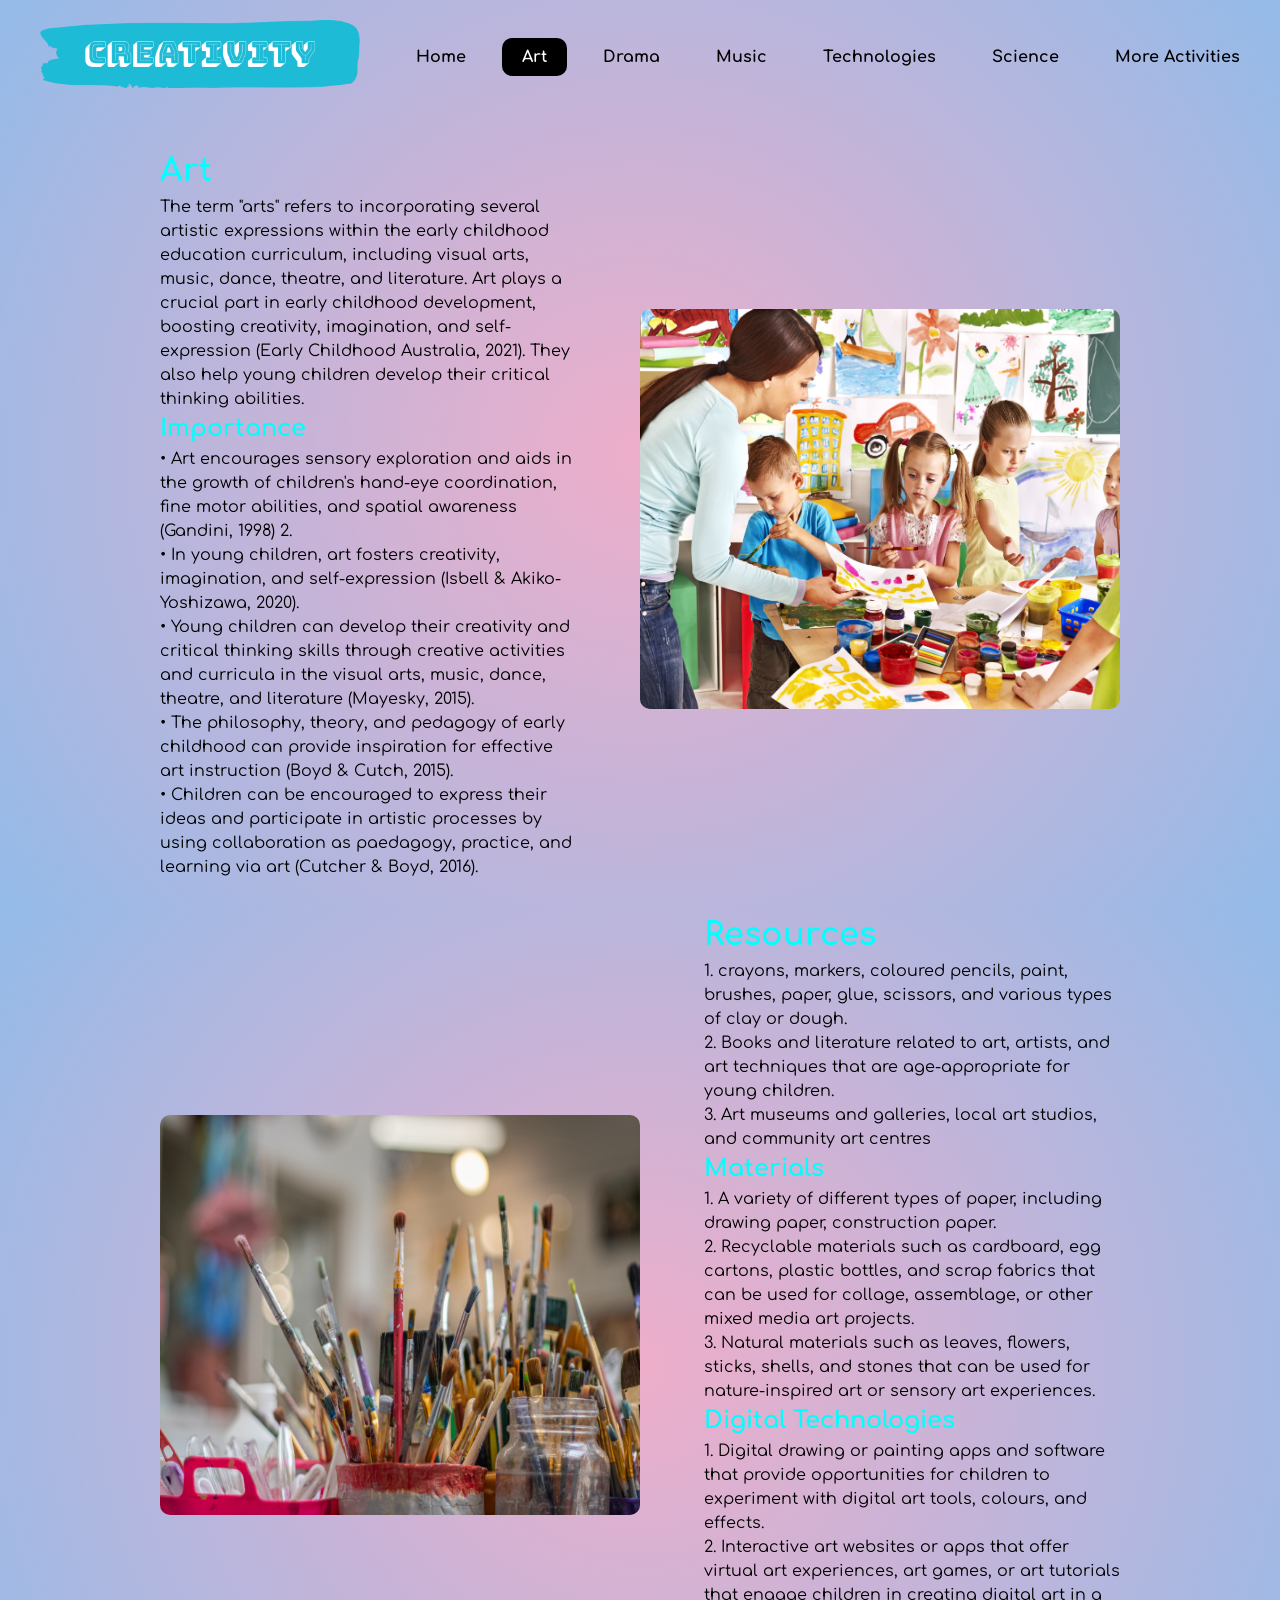
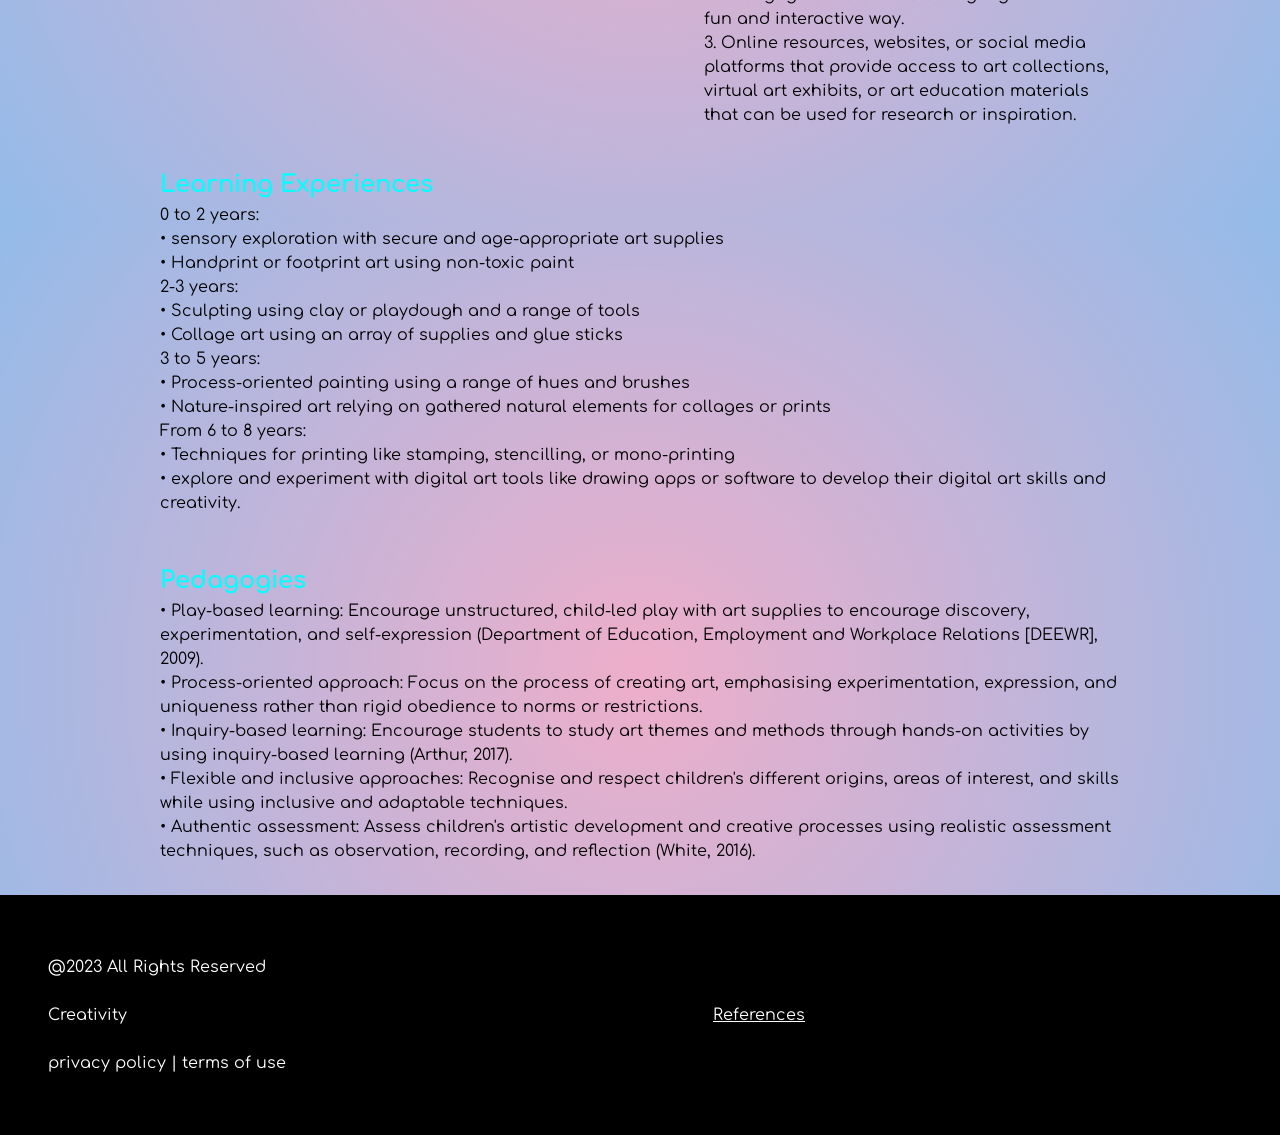
<file: childcare website/art.html>
<!DOCTYPE html>
<html lang="en">
<head>
    <meta charset="UTF-8">
    <meta http-equiv="X-UA-Compatible" content="IE=edge">
    <meta name="viewport" content="width=device-width, initial-scale=1.0">
    <title>Document</title>
    <link rel="stylesheet" href="art2.css">
</head>
<body>
    <nav>
        <div class="headers">
            <!-- <i class="fa-solid fa-child" style="color: #ffea00; font-size: 1.5rem; margin-bottom: 5px; cursor: pointer;"></i> -->
            <a href="index.html"><img id="logo" style="width: 20rem;" src="./images/logo-no-background.png" alt=""></a>
        </div>
        <ul id="nav-list" class="nav-bar">
            <!-- <i class="fa-solid fa-user"></i> -->
            <li><a class="link" href="index.html">Home</a></li>
            <li><a class="link active" href="art.html">Art</a></li>
            <li><a class="link" href="drama.html">Drama</a></li>
            <!-- <li><a class="link" href="contact.html">Puppetry</a></li> -->
            <li><a class="link" href="music.html">Music</a></li>
            <li><a class="link" href="tech.html">Technologies</a></li>
            <li><a class="link" href="science.html">Science</a></li>
            <li><a class="link" href="category.html">More Activities</a></li>
        </ul>
        <!-- <i  id="menu" class="fa-solid fa-bars"></i> -->
    </nav>
    <div class="first-container">
        <div class="first-content">
            <h1>Art</h1>
            <p>The term "arts" refers to incorporating several artistic expressions within the early childhood education curriculum, including visual arts, music, dance, theatre, and literature. Art plays a crucial part in early childhood development, boosting creativity, imagination, and self-expression (Early Childhood Australia, 2021). They also help young children develop their critical thinking abilities.</p>
            <h2>Importance</h2>
            <p>
                •	Art encourages sensory exploration and aids in the growth of children's hand-eye coordination, fine motor abilities, and spatial awareness (Gandini, 1998) 2. <br>
                •	In young children, art fosters creativity, imagination, and self-expression (Isbell & Akiko-Yoshizawa, 2020). <br>
                •	Young children can develop their creativity and critical thinking skills through creative activities and curricula in the visual arts, music, dance, theatre, and literature (Mayesky, 2015). <br>
                •	The philosophy, theory, and pedagogy of early childhood can provide inspiration for effective art instruction (Boyd & Cutch, 2015). <br>
                •	Children can be encouraged to express their ideas and participate in artistic processes by using collaboration as paedagogy, practice, and learning via art (Cutcher & Boyd, 2016). <br>
            </p>
        </div>
        <div class="img">
            <img style=" border-radius: 10px; width:30rem; height: 25rem;" src="./images/painting1.jpg" alt="">
        </div>
    </div>
    <div class="second-container">
        <div class="img">
            <img style="width:30rem; height: 25rem;" src="images/pic.jpg" alt="">
        </div>
        <div>
            <h1>Resources</h1>
            <p>
                1.	crayons, markers, coloured pencils, paint, brushes, paper, glue, scissors, and various types of clay or dough. <br>
2.	Books and literature related to art, artists, and art techniques that are age-appropriate for young children. <br>
3. Art museums and galleries, local art studios, and community art centres <br>
            </p>
            <h2>Materials</h2>
            <p>1.	A variety of different types of paper, including drawing paper, construction paper. <br>
                2.	Recyclable materials such as cardboard, egg cartons, plastic bottles, and scrap fabrics that can be used for collage, assemblage, or other mixed media art projects. <br>
                3.	Natural materials such as leaves, flowers, sticks, shells, and stones that can be used for nature-inspired art or sensory art experiences.</p>
                <h2>Digital Technologies</h2>
                <p>1.	Digital drawing or painting apps and software that provide opportunities for children to experiment with digital art tools, colours, and effects. <br>
                    2.	Interactive art websites or apps that offer virtual art experiences, art games, or art tutorials that engage children in creating digital art in a fun and interactive way. <br>
                    3.	Online resources, websites, or social media platforms that provide access to art collections, virtual art exhibits, or art education materials that can be used for research or inspiration.</p>
        </div>
    </div>
    <div class="third-container">
        <div>

            <h2>Learning Experiences</h2>
            <p>
                0 to 2 years: <br>
                •	sensory exploration with secure and age-appropriate art supplies <br>
                •	Handprint or footprint art using non-toxic paint <br>
                
                2-3 years: <br>
                •	Sculpting using clay or playdough and a range of tools <br>
                •	Collage art using an array of supplies and glue sticks <br>
                
                3 to 5 years: <br>
                •	Process-oriented painting using a range of hues and brushes <br>
                •	Nature-inspired art relying on gathered natural elements for collages or prints <br>
                
                From 6 to 8 years: <br>
                •	Techniques for printing like stamping, stencilling, or mono-printing <br>
                •	explore and experiment with digital art tools like drawing apps or software to develop their digital art skills and creativity.
            </p>
        </div>
        <div>
            <h2>Pedagogies</h2>
                <p>
                    • Play-based learning: Encourage unstructured, child-led play with art supplies to encourage discovery, experimentation, and self-expression (Department of Education, Employment and Workplace Relations [DEEWR], 2009). <br>
                    
                    • Process-oriented approach: Focus on the process of creating art, emphasising experimentation, expression, and uniqueness rather than rigid obedience to norms or restrictions. <br>
                    
                    • Inquiry-based learning: Encourage students to study art themes and methods through hands-on activities by using inquiry-based learning (Arthur, 2017). <br>
                    
                    • Flexible and inclusive approaches: Recognise and respect children's different origins, areas of interest, and skills while using inclusive and adaptable techniques. <br>
                    
                    • Authentic assessment: Assess children's artistic development and creative processes using realistic assessment techniques, such as observation, recording, and reflection (White, 2016).
        </div>
    </div>
    <footer>
        <div class="footer-left">
            @2023 All Rights Reserved <br>
            Creativity <br>
            privacy policy | terms of use <br>
        </div>
        <div class="footer-center">
            <a href="references.html">References</a>
        </div>
        <div class="footer-right">
           
        </div>    
    </footer>
</body>
</html>
</file>
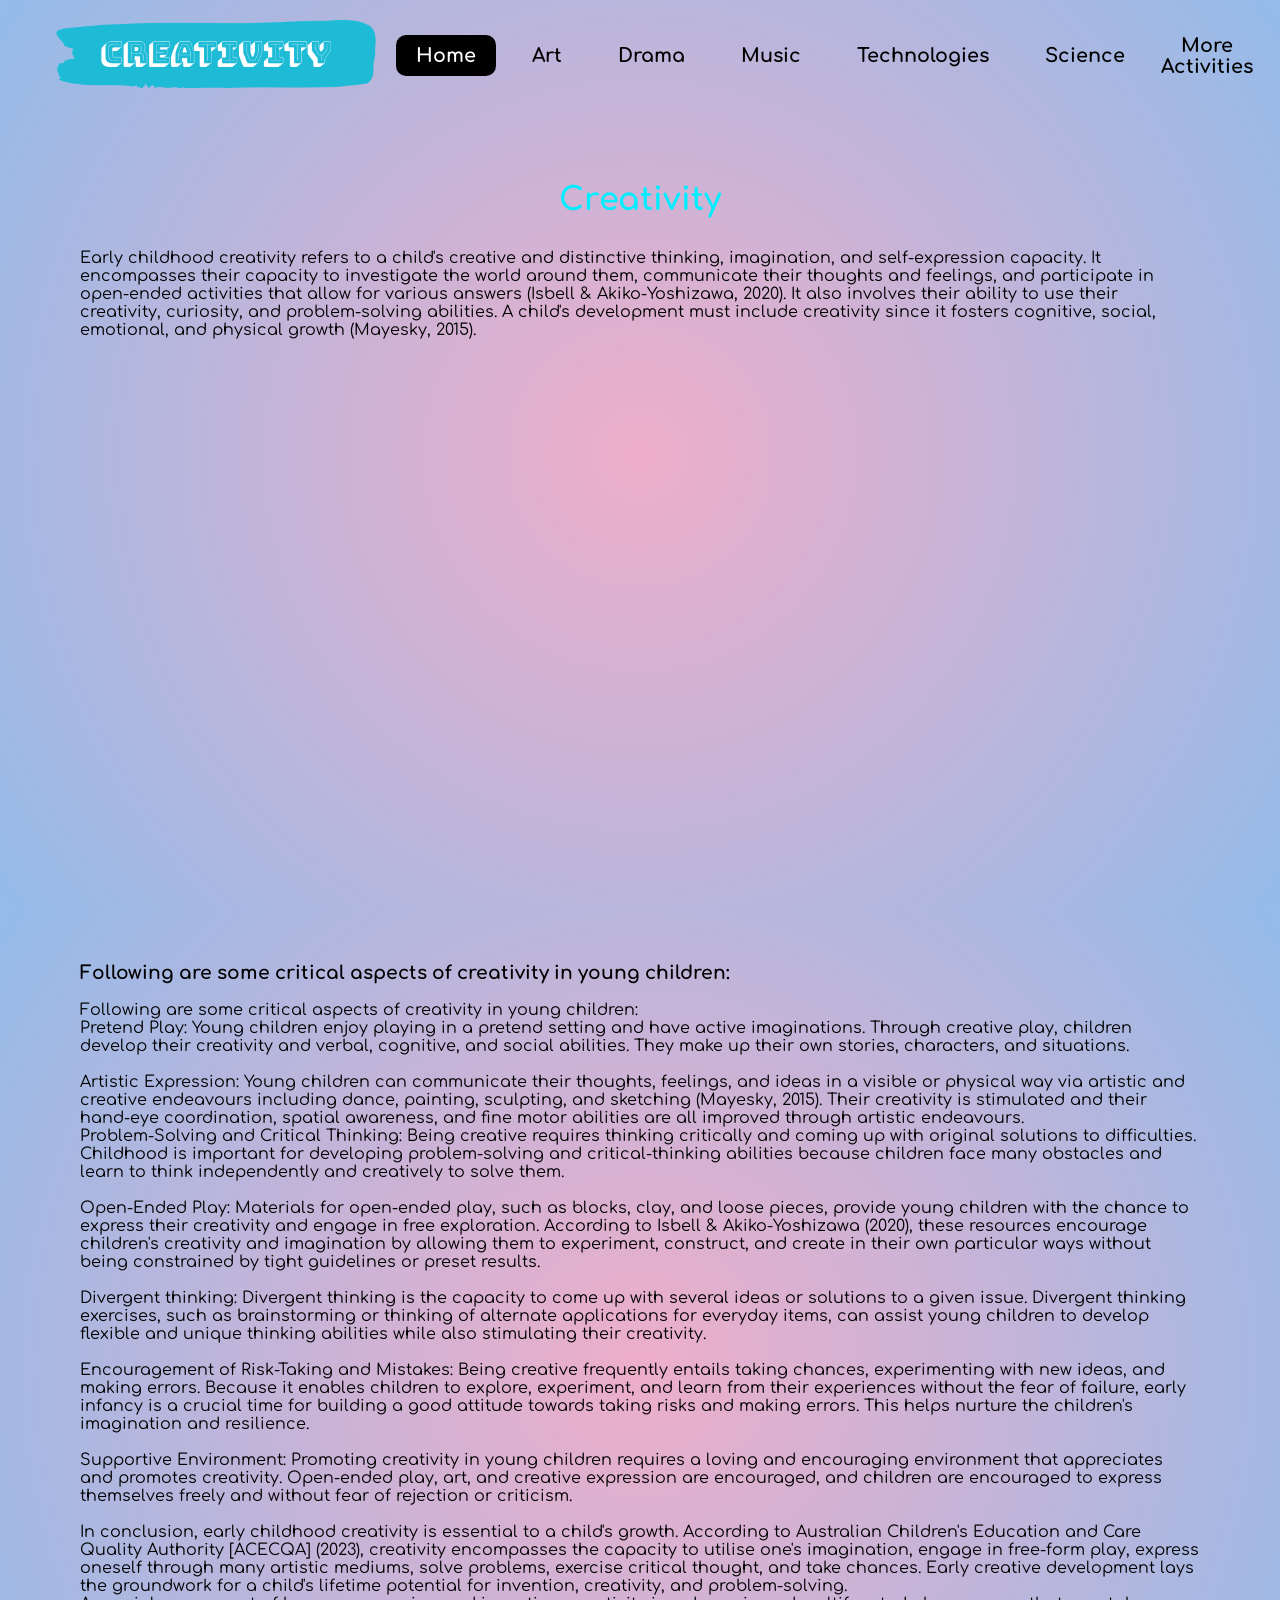
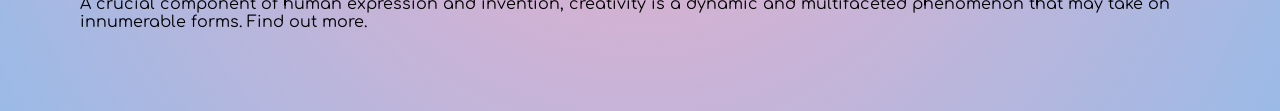
<file: childcare website/creativity.html>
<!DOCTYPE html>
<html lang="en">
<head>
    <meta charset="UTF-8">
    <meta http-equiv="X-UA-Compatible" content="IE=edge">
    <meta name="viewport" content="width=device-width, initial-scale=1.0">
    <link rel="stylesheet" href="style.css">
    <title>Document</title>
</head>
<body>
    <nav>
        <div class="headers">
            <i class="fa-solid fa-child" style="color: #ffea00; font-size: 1.5rem; margin-bottom: 5px; cursor: pointer;"></i>
            <a href="index.html"><img id="logo" style="width: 20rem;" src="./images/logo-no-background.png" alt=""></a>        </div>
        <ul id="nav-list" class="nav-bar">
            <!-- <i class="fa-solid fa-user"></i> -->
            <li><a class="link active" href="index.html">Home</a></li>
            <li><a class="link" href="art.html">Art</a></li>
            <li><a class="link" href="drama.html">Drama</a></li>
            <!-- <li><a class="link" href="contact.html">Puppetry</a></li> -->
            <li><a class="link" href="music.html">Music</a></li>
            <li><a class="link" href="tech.html">Technologies</a></li>
            <li><a class="link" href="science.html">Science</a></li>
            <li><a class="link" href="#categories">More Activities</a></li>
        </ul>
        <i id="menu" class="fa-solid fa-bars"></i>
    </nav>
    <div class="main-container">
        <h1>Creativity</h1>
        <p>Early childhood creativity refers to a child's creative and distinctive thinking, imagination, and self-expression capacity. It encompasses their capacity to investigate the world around them, communicate their thoughts and feelings, and participate in open-ended activities that allow for various answers (Isbell & Akiko-Yoshizawa, 2020). It also involves their ability to use their creativity, curiosity, and problem-solving abilities. A child's development must include creativity since it fosters cognitive, social, emotional, and physical growth (Mayesky, 2015). 
        </p>
        <iframe width="600" height="400" src="https://www.youtube.com/embed/X1c3M6upOXA?autoplay=1" title="YouTube video player" frameborder="0" allow="accelerometer; autoplay; clipboard-write; encrypted-media; gyroscope; picture-in-picture; web-share" allowfullscreen></iframe>
    </div>
    <div class="scroll-container">
        <h3>Following are some critical aspects of creativity in young children:</h3> <br>
        <p>
            Following are some critical aspects of creativity in young children: <br>
            
            Pretend Play: Young children enjoy playing in a pretend setting and have active imaginations. Through creative play, children develop their creativity and verbal, cognitive, and social abilities. They make up their own stories, characters, and situations. <br> <br>
            
            Artistic Expression: Young children can communicate their thoughts, feelings, and ideas in a visible or physical way via artistic and creative endeavours including dance, painting, sculpting, and sketching (Mayesky, 2015). Their creativity is stimulated and their hand-eye coordination, spatial awareness, and fine motor abilities are all improved through artistic endeavours. <br>
            Problem-Solving and Critical Thinking: Being creative requires thinking critically and coming up with original solutions to difficulties. Childhood is important for developing problem-solving and critical-thinking abilities because children face many obstacles and learn to think independently and creatively to solve them. <br> <br>
            
            Open-Ended Play: Materials for open-ended play, such as blocks, clay, and loose pieces, provide young children with the chance to express their creativity and engage in free exploration. According to Isbell & Akiko-Yoshizawa (2020), these resources encourage children's creativity and imagination by allowing them to experiment, construct, and create in their own particular ways without being constrained by tight guidelines or preset results. <br> <br>
            
            Divergent thinking: Divergent thinking is the capacity to come up with several ideas or solutions to a given issue. Divergent thinking exercises, such as brainstorming or thinking of alternate applications for everyday items, can assist young children to develop flexible and unique thinking abilities while also stimulating their creativity. <br> <br>
            
            Encouragement of Risk-Taking and Mistakes: Being creative frequently entails taking chances, experimenting with new ideas, and making errors. Because it enables children to explore, experiment, and learn from their experiences without the fear of failure, early infancy is a crucial time for building a good attitude towards taking risks and making errors. This helps nurture the children's imagination and resilience. <br>
            <br>
            Supportive Environment: Promoting creativity in young children requires a loving and encouraging environment that appreciates and promotes creativity. Open-ended play, art, and creative expression are encouraged, and children are encouraged to express themselves freely and without fear of rejection or criticism. <br> <br>
            
            In conclusion, early childhood creativity is essential to a child's growth. According to Australian Children's Education and Care Quality Authority [ACECQA] (2023), creativity encompasses the capacity to utilise one's imagination, engage in free-form play, express oneself through many artistic mediums, solve problems, exercise critical thought, and take chances. Early creative development lays the groundwork for a child's lifetime potential for invention, creativity, and problem-solving. <br>
            A crucial component of human expression and invention, creativity is a dynamic and multifaceted phenomenon that may take on innumerable forms. Find out more.</p>
    </div>

</body>
</html>
</file>
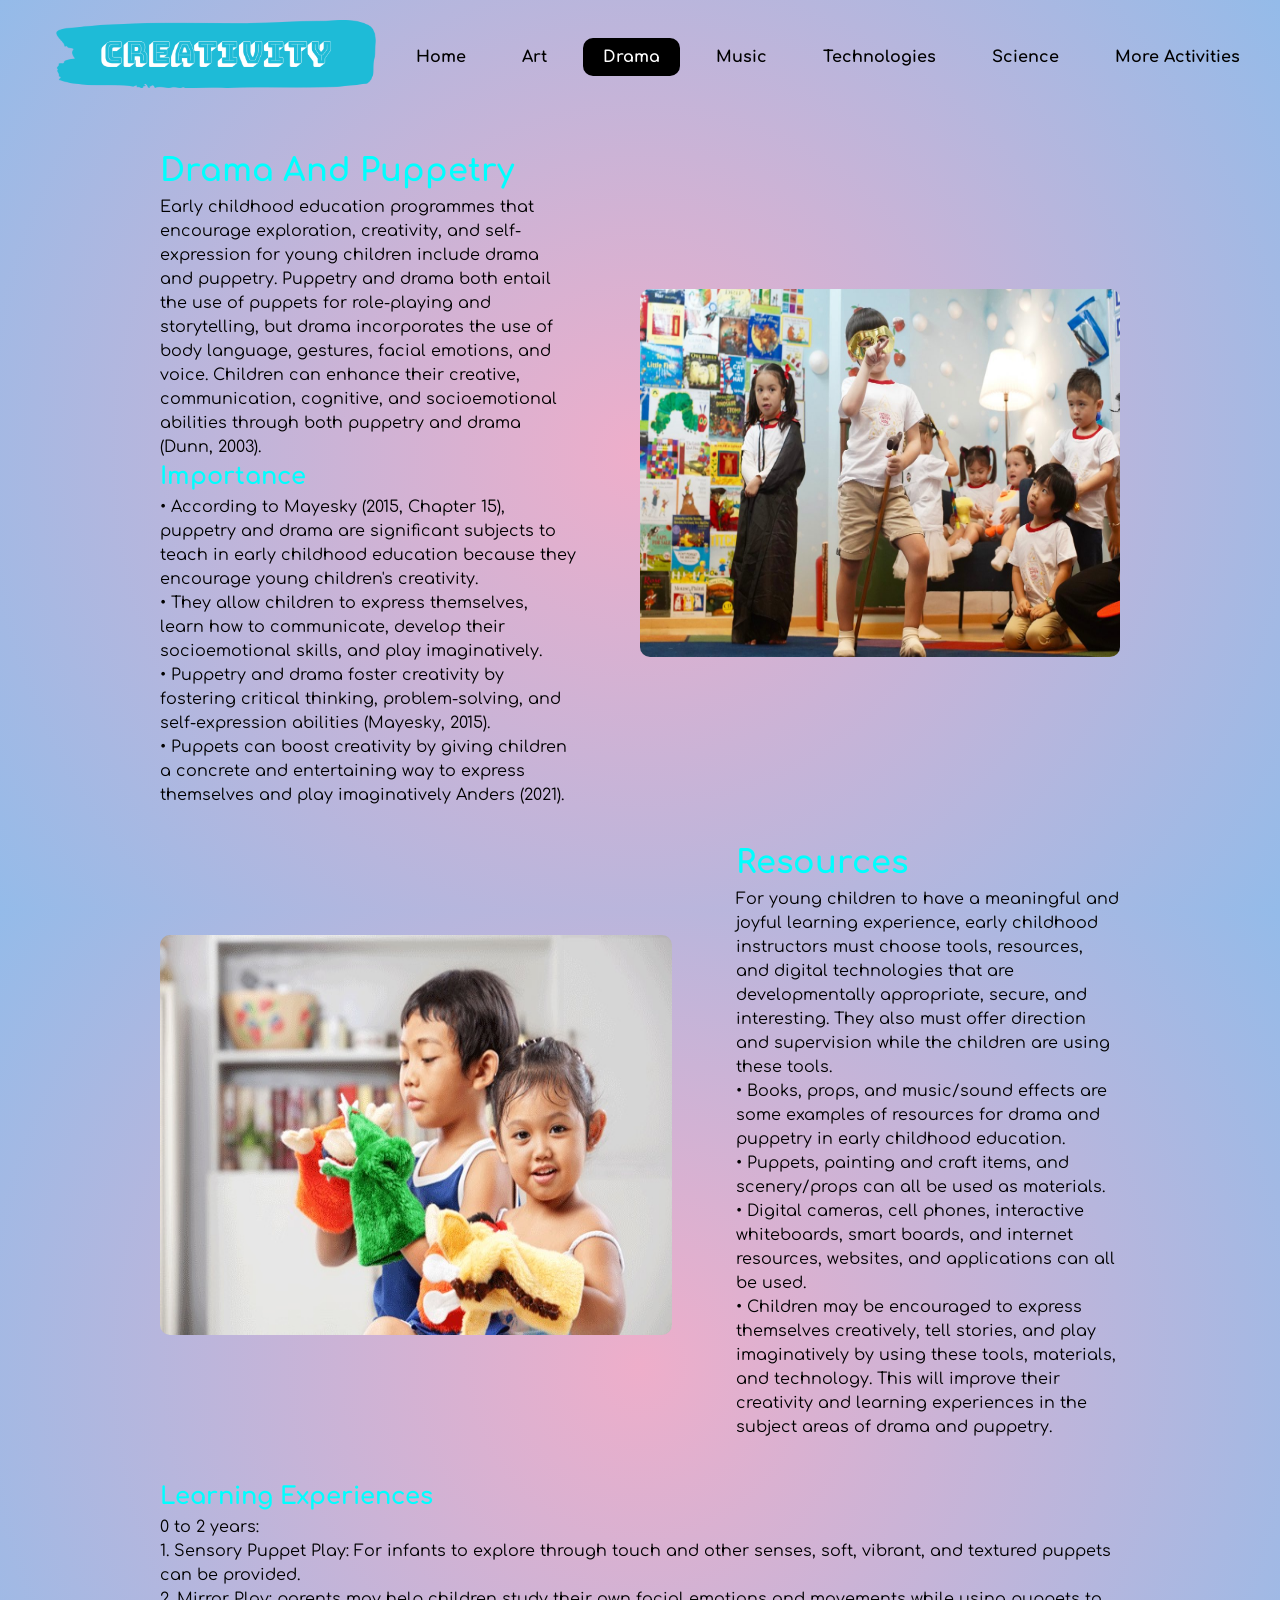
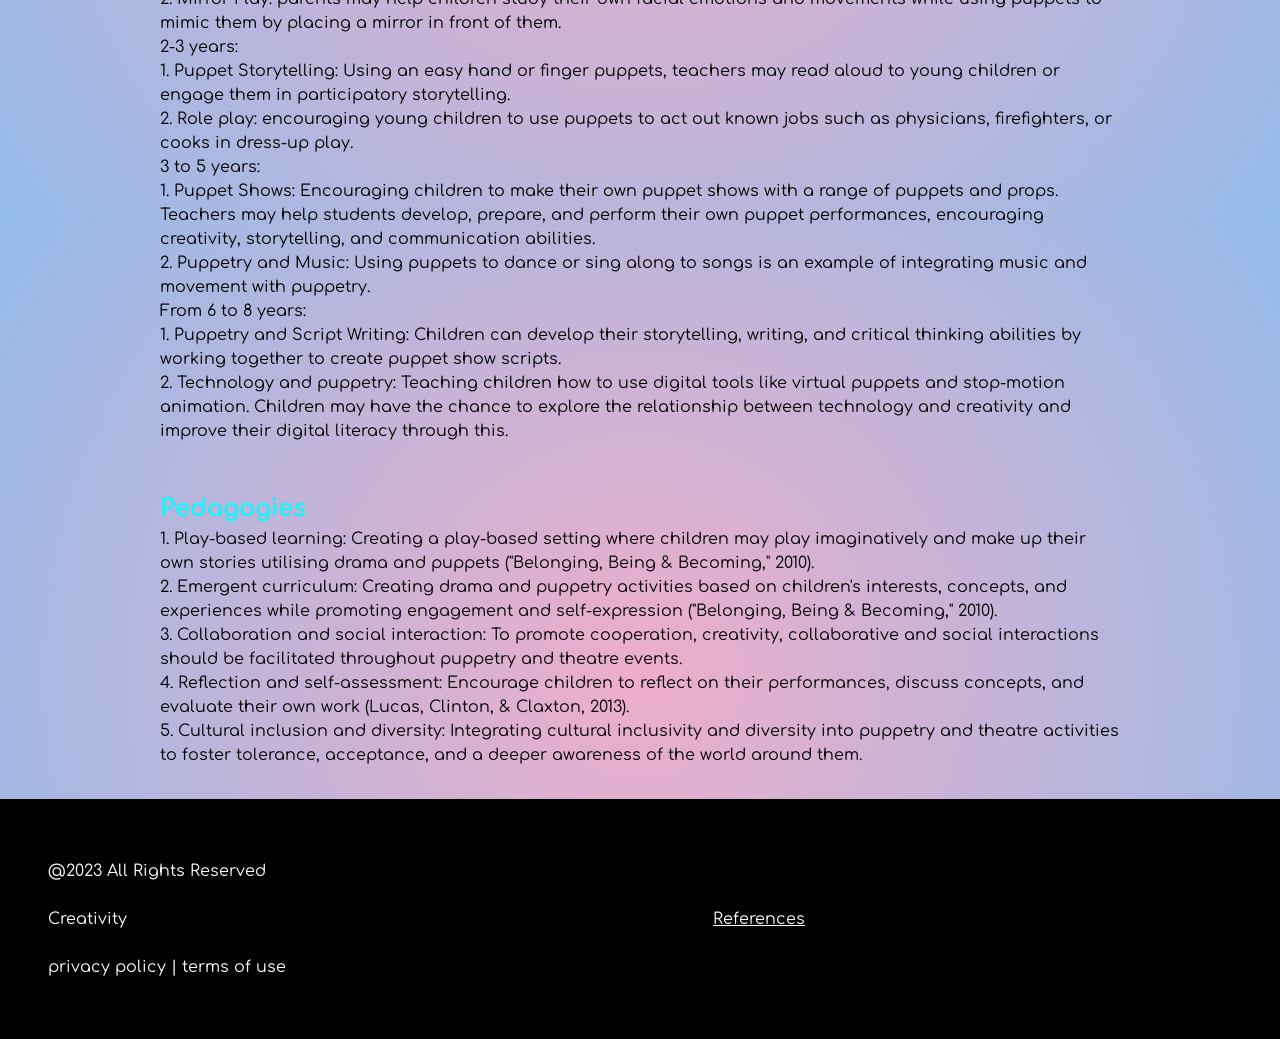
<file: childcare website/drama.html>
<!DOCTYPE html>
<html lang="en">
<head>
    <meta charset="UTF-8">
    <meta http-equiv="X-UA-Compatible" content="IE=edge">
    <meta name="viewport" content="width=device-width, initial-scale=1.0">
    <title>Document</title>
    <link rel="stylesheet" href="art2.css">
</head>
<body>
    <nav>
        <div class="headers">
            <i class="fa-solid fa-child" style="color: #ffea00; font-size: 1.5rem; margin-bottom: 5px; cursor: pointer;"></i>
            <a href="index.html"><img id="logo" style="width: 20rem;" src="./images/logo-no-background.png" alt=""></a>        </div>
        <ul id="nav-list" class="nav-bar">
            <!-- <i class="fa-solid fa-user"></i> -->
            <li><a class="link" href="index.html">Home</a></li>
            <li><a class="link" href="art.html">Art</a></li>
            <li><a class="link active" href="drama.html">Drama</a></li>
            <!-- <li><a class="link" href="contact.html">Puppetry</a></li> -->
            <li><a class="link" href="music.html">Music</a></li>
            <li><a class="link" href="tech.html">Technologies</a></li>
            <li><a class="link" href="science.html">Science</a></li>
            <li><a class="link" href="category.html">More Activities</a></li>
        </ul>
        <!-- <i  id="menu" class="fa-solid fa-bars"></i> -->
    </nav>
    <div class="first-container">
        <div class="first-content">
            <h1>Drama And Puppetry</h1>
            <p>Early childhood education programmes that encourage exploration, creativity, and self-expression for young children include drama and puppetry. Puppetry and drama both entail the use of puppets for role-playing and storytelling, but drama incorporates the use of body language, gestures, facial emotions, and voice. Children can enhance their creative, communication, cognitive, and socioemotional abilities through both puppetry and drama (Dunn, 2003).</p>
            <h2>Importance</h2>
            <p>
                •	According to Mayesky (2015, Chapter 15), puppetry and drama are significant subjects to teach in early childhood education because they encourage young children's creativity. <br>
                •	They allow children to express themselves, learn how to communicate, develop their socioemotional skills, and play imaginatively. <br>
                •	Puppetry and drama foster creativity by fostering critical thinking, problem-solving, and self-expression abilities (Mayesky, 2015). <br>
                •	Puppets can boost creativity by giving children a concrete and entertaining way to express themselves and play imaginatively Anders (2021).
            </p>
        </div>
        <div class="img">
            <img style="width:30rem; height: 23rem;" src="images/cdrama.jpg" alt="">
        </div>
    </div>
    <div class="second-container">
        <div class="img">
            <img style=" border-radius: 10px; width:32rem; height: 25rem;" src="./images/cpupetry2.jpeg" alt="">
        </div>
        <div>
            <h1>Resources</h1>
            <p> For young children to have a meaningful and joyful learning experience, early childhood instructors must choose tools, resources, and digital technologies that are developmentally appropriate, secure, and interesting. They also must offer direction and supervision while the children are using these tools. <br>
                •	Books, props, and music/sound effects are some examples of resources for drama and puppetry in early childhood education. <br>
                •	Puppets, painting and craft items, and scenery/props can all be used as materials. <br>
                •	Digital cameras, cell phones, interactive whiteboards, smart boards, and internet resources, websites, and applications can all be used. <br>
                •	Children may be encouraged to express themselves creatively, tell stories, and play imaginatively by using these tools, materials, and technology. This will improve their creativity and learning experiences in the subject areas of drama and puppetry.
                
            </p>
            
        </div>
    </div>
    <div class="third-container">
        <div>

            <h2>Learning Experiences</h2>
            <p>
                0 to 2 years: <br>
                    1.	Sensory Puppet Play: For infants to explore through touch and other senses, soft, vibrant, and textured puppets can be provided. <br>
                    2.	Mirror Play: parents may help children study their own facial emotions and movements while using puppets to mimic them by placing a mirror in front of them. <br>
                    2-3 years: <br>
                    1.	Puppet Storytelling: Using an easy hand or finger puppets, teachers may read aloud to young children or engage them in participatory storytelling. <br>
                    2.	Role play: encouraging young children to use puppets to act out known jobs such as physicians, firefighters, or cooks in dress-up play. <br>
                    3 to 5 years: <br>
                    1.	Puppet Shows: Encouraging children to make their own puppet shows with a range of puppets and props. Teachers may help students develop, prepare, and perform their own puppet performances, encouraging creativity, storytelling, and communication abilities. <br>
                    2.	Puppetry and Music: Using puppets to dance or sing along to songs is an example of integrating music and movement with puppetry. <br>
                    From 6 to 8 years: <br>
                    1.	Puppetry and Script Writing: Children can develop their storytelling, writing, and critical thinking abilities by working together to create puppet show scripts. <br>
                    2.	Technology and puppetry: Teaching children how to use digital tools like virtual puppets and stop-motion animation. Children may have the chance to explore the relationship between technology and creativity and improve their digital literacy through this. </p>
        </div>
        <div>
            <h2>Pedagogies</h2>
                <p>
                    1. Play-based learning: Creating a play-based setting where children may play imaginatively and make up their own stories utilising drama and puppets ("Belonging, Being & Becoming," 2010). <br>
                    
                    2. Emergent curriculum: Creating drama and puppetry activities based on children's interests, concepts, and experiences while promoting engagement and self-expression ("Belonging, Being & Becoming," 2010). <br>
                    
                    3. Collaboration and social interaction: To promote cooperation, creativity, collaborative and social interactions should be facilitated throughout puppetry and theatre events. <br>
                    
                    4. Reflection and self-assessment: Encourage children to reflect on their performances, discuss concepts, and evaluate their own work (Lucas, Clinton, & Claxton, 2013). <br>
                    
                    5. Cultural inclusion and diversity: Integrating cultural inclusivity and diversity into puppetry and theatre activities to foster tolerance, acceptance, and a deeper awareness of the world around them.
                    </p>
        </div>
    </div>
    <footer>
        <div class="footer-left">
            @2023 All Rights Reserved <br>
            Creativity <br>
            privacy policy | terms of use <br>
        </div>
        <div class="footer-center">
            <a href="references.html">References</a>
        </div>
        <div class="footer-right">
           
        </div>    
    </footer>
</body>
</html>
</file>
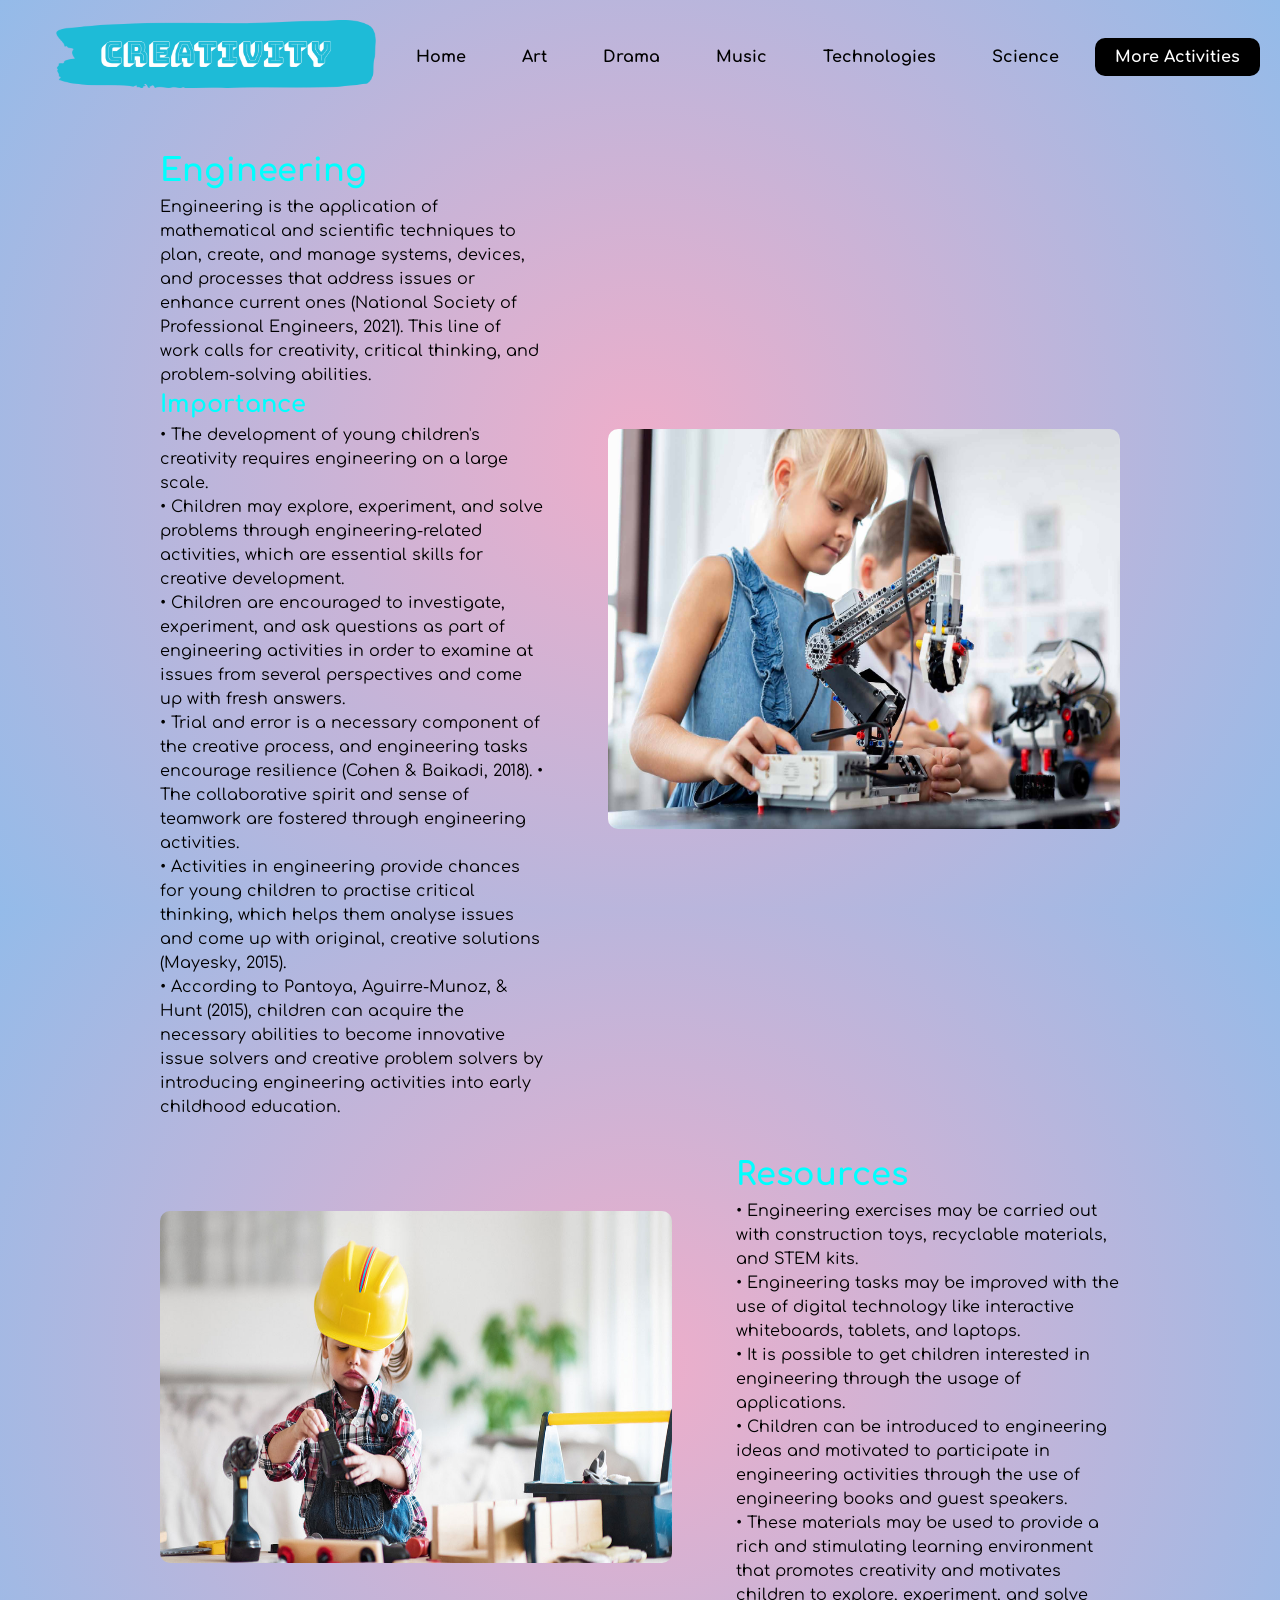
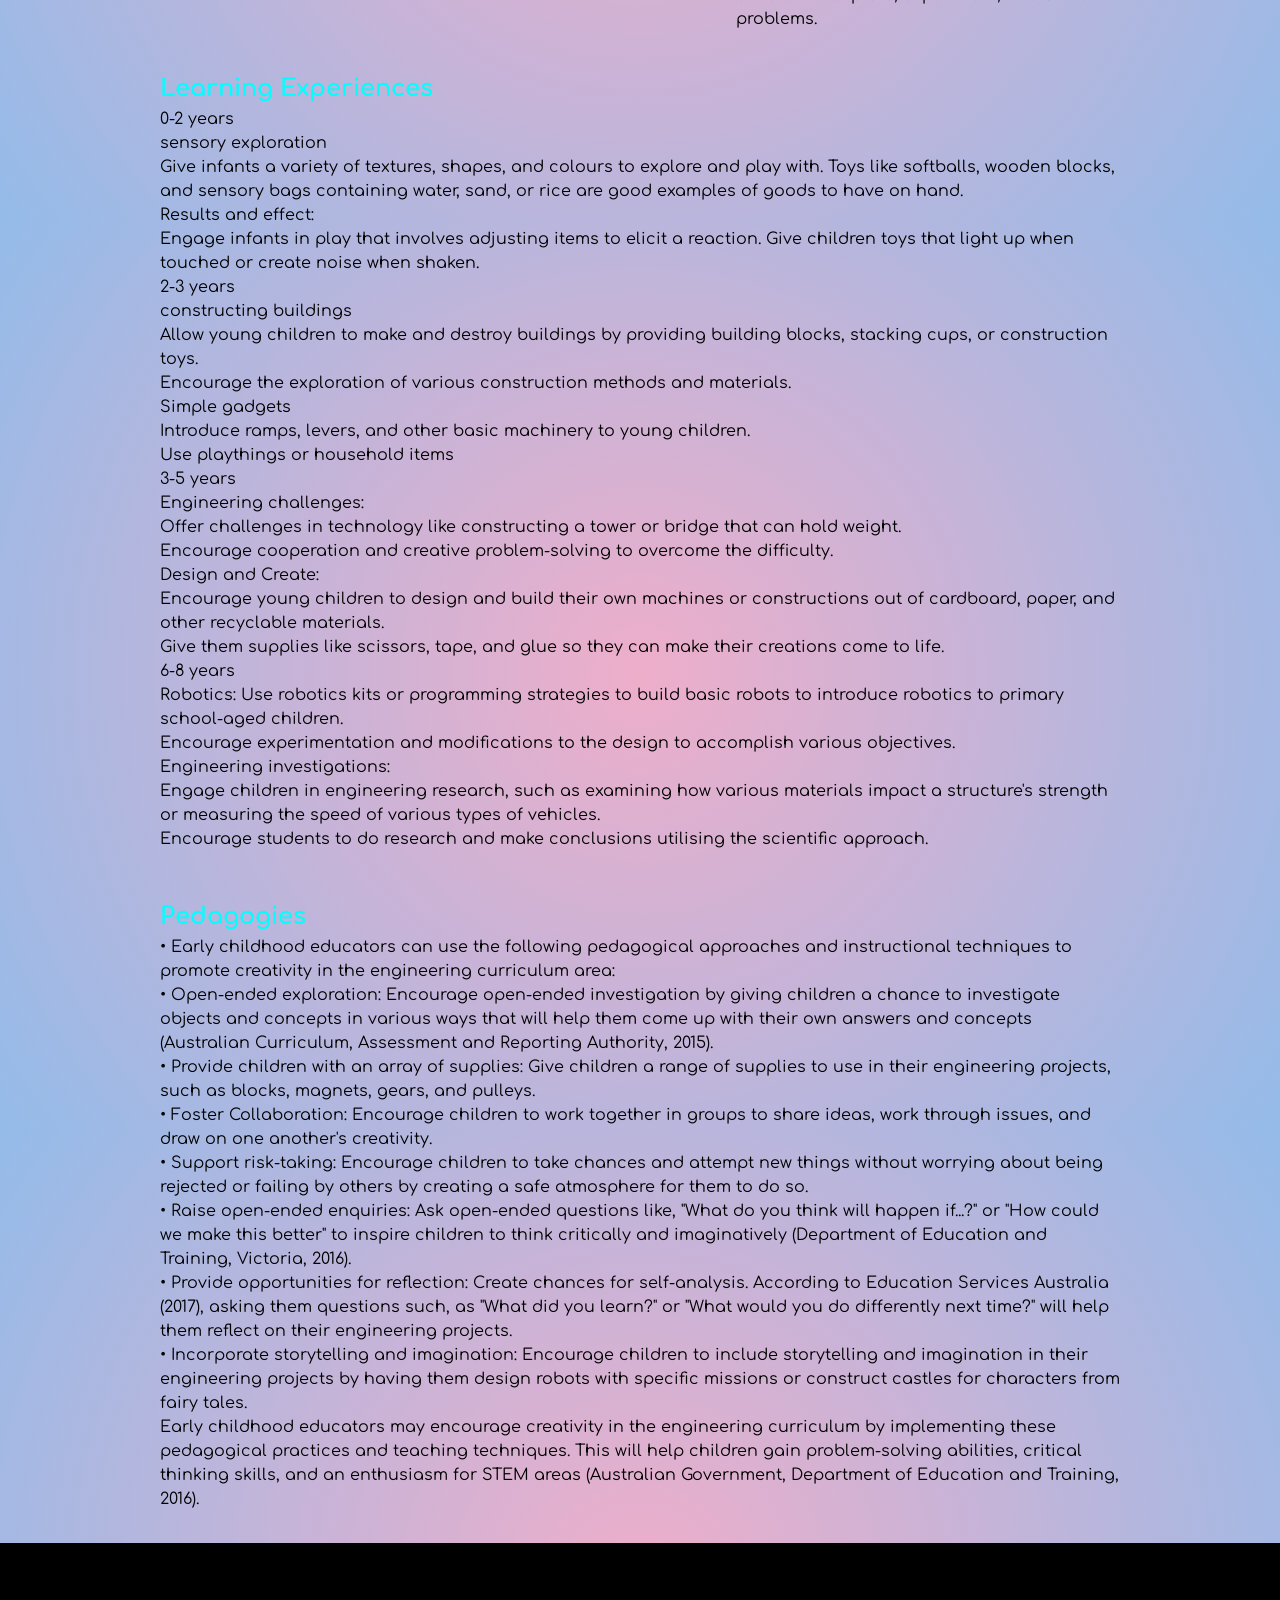
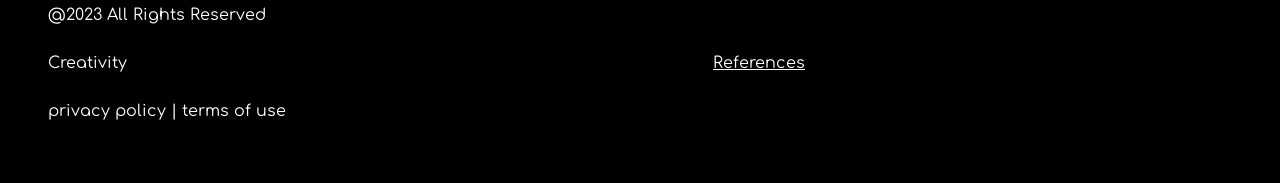
<file: childcare website/Engineering.html>
<!DOCTYPE html>
<html lang="en">
<head>
    <meta charset="UTF-8">
    <meta http-equiv="X-UA-Compatible" content="IE=edge">
    <meta name="viewport" content="width=device-width, initial-scale=1.0">
    <title>Document</title>
    <link rel="stylesheet" href="art2.css">
</head>
<body>
    <nav>
        <div class="headers">
            <i class="fa-solid fa-child" style="color: #ffea00; font-size: 1.5rem; margin-bottom: 5px; cursor: pointer;"></i>
            <a href="index.html"><img id="logo" style="width: 20rem;" src="./images/logo-no-background.png" alt=""></a>        </div>
        <ul id="nav-list" class="nav-bar">
            <!-- <i class="fa-solid fa-user"></i> -->
            <li><a class="link" href="index.html">Home</a></li>
            <li><a class="link" href="art.html">Art</a></li>
            <li><a class="link" href="drama.html">Drama</a></li>
            <!-- <li><a class="link" href="contact.html">Puppetry</a></li> -->
            <li><a class="link" href="music.html">Music</a></li>
            <li><a class="link" href="tech.html">Technologies</a></li>
            <li><a class="link" href="science.html">Science</a></li>
            <li><a class="link active" href="category.html">More Activities</a></li>
        </ul>
        <!-- <i  id="menu" class="fa-solid fa-bars"></i> -->
    </nav>
    <div class="first-container">
        <div class="first-content">
            <h1>Engineering</h1>
            <p>Engineering is the application of mathematical and scientific techniques to plan, create, and manage systems, devices, and processes that address issues or enhance current ones (National Society of Professional Engineers, 2021). This line of work calls for creativity, critical thinking, and problem-solving abilities.</p>
            <h2>Importance</h2>
            <p>
                •	The development of young children's creativity requires engineering on a large scale. <br>
•	Children may explore, experiment, and solve problems through engineering-related activities, which are essential skills for creative development. <br>
•	Children are encouraged to investigate, experiment, and ask questions as part of engineering activities in order to examine at issues from several perspectives and come up with fresh answers. <br>
•	Trial and error is a necessary component of the creative process, and engineering tasks encourage resilience (Cohen & Baikadi, 2018).
•	The collaborative spirit and sense of teamwork are fostered through engineering activities. <br>
•	Activities in engineering provide chances for young children to practise critical thinking, which helps them analyse issues and come up with original, creative solutions (Mayesky, 2015). <br>
•	According to Pantoya, Aguirre-Munoz, & Hunt (2015), children can acquire the necessary abilities to become innovative issue solvers and creative problem solvers by introducing engineering activities into early childhood education.

            </p>
        </div>
        <div class="img">
            <img style="width:32rem; height: 25rem;" src="images/ceng.jpg" alt="">
        </div>
    </div>
    <div class="second-container">
        <div class="img">
            <img style=" border-radius: 10px; width:32rem; height: 22rem;" src="./images/ceng2.jpg" alt="">
        </div>
        <div>
            
            
            <h1>Resources</h1>
            <p> •	Engineering exercises may be carried out with construction toys, recyclable materials, and STEM kits. <br>
                •	Engineering tasks may be improved with the use of digital technology like interactive whiteboards, tablets, and laptops. <br>
                •	It is possible to get children interested in engineering through the usage of applications. <br>
                •	Children can be introduced to engineering ideas and motivated to participate in engineering activities through the use of engineering books and guest speakers. <br>
                •	These materials may be used to provide a rich and stimulating learning environment that promotes creativity and motivates children to explore, experiment, and solve problems.
            </p>
            
        </div>
    </div>
    <div class="third-container">
        <div>

            <h2>Learning Experiences</h2>
            <p>
                0-2 years  <br>

sensory exploration <br>
Give infants a variety of textures, shapes, and colours to explore and play with. Toys like softballs, wooden blocks, and sensory bags containing water, sand, or rice are good examples of goods to have on hand. <br>

Results and effect: <br>
Engage infants in play that involves adjusting items to elicit a reaction. Give children toys that light up when touched or create noise when shaken. <br>

2-3 years <br>
constructing buildings <br>
Allow young children to make and destroy buildings by providing building blocks, stacking cups, or construction toys. <br>
Encourage the exploration of various construction methods and materials. <br>

Simple gadgets <br>
Introduce ramps, levers, and other basic machinery to young children. <br>
Use playthings or household items <br>
3-5 years <br>
Engineering challenges: <br>
Offer challenges in technology like constructing a tower or bridge that can hold weight. <br>
Encourage cooperation and creative problem-solving to overcome the difficulty. <br>

Design and Create: <br>
Encourage young children to design and build their own machines or constructions out of cardboard, paper, and other recyclable materials. <br>
Give them supplies like scissors, tape, and glue so they can make their creations come to life. <br>

6-8 years <br>
Robotics: Use robotics kits or programming strategies to build basic robots to introduce robotics to primary school-aged children. <br>
Encourage experimentation and modifications to the design to accomplish various objectives. <br>

Engineering investigations: <br>
Engage children in engineering research, such as examining how various materials impact a structure's strength or measuring the speed of various types of vehicles. <br>
Encourage students to do research and make conclusions utilising the scientific approach. </p>
        </div>
        <div>
            <h2>Pedagogies</h2>
                <p>
                    •	Early childhood educators can use the following pedagogical approaches and instructional techniques to promote creativity in the engineering curriculum area: <br>

•	Open-ended exploration: Encourage open-ended investigation by giving children a chance to investigate objects and concepts in various ways that will help them come up with their own answers and concepts (Australian Curriculum, Assessment and Reporting Authority, 2015). <br>

•	Provide children with an array of supplies: Give children a range of supplies to use in their engineering projects, such as blocks, magnets, gears, and pulleys. <br>

•	Foster Collaboration: Encourage children to work together in groups to share ideas, work through issues, and draw on one another's creativity. <br>

•	Support risk-taking: Encourage children to take chances and attempt new things without worrying about being rejected or failing by others by creating a safe atmosphere for them to do so. <br>

•	Raise open-ended enquiries: Ask open-ended questions like, "What do you think will happen if...?" or "How could we make this better" to inspire children to think critically and imaginatively (Department of Education and Training, Victoria, 2016). <br>

•	Provide opportunities for reflection: Create chances for self-analysis. According to Education Services Australia (2017), asking them questions such, as "What did you learn?" or "What would you do differently next time?" will help them reflect on their engineering projects. <br>

•	Incorporate storytelling and imagination: Encourage children to include storytelling and imagination in their engineering projects by having them design robots with specific missions or construct castles for characters from fairy tales. <br>

Early childhood educators may encourage creativity in the engineering curriculum by implementing these pedagogical practices and teaching techniques. This will help children gain problem-solving abilities, critical thinking skills, and an enthusiasm for STEM areas (Australian Government, Department of Education and Training, 2016).
                    </p>
        </div>
    </div>
    <footer>
        <div class="footer-left">
            @2023 All Rights Reserved <br>
            Creativity <br>
            privacy policy | terms of use <br>
        </div>
        <div class="footer-center">
            <a href="references.html">References</a>
        </div>
        <div class="footer-right">
           
        </div>    
    </footer>
</body>
</html>
</file>
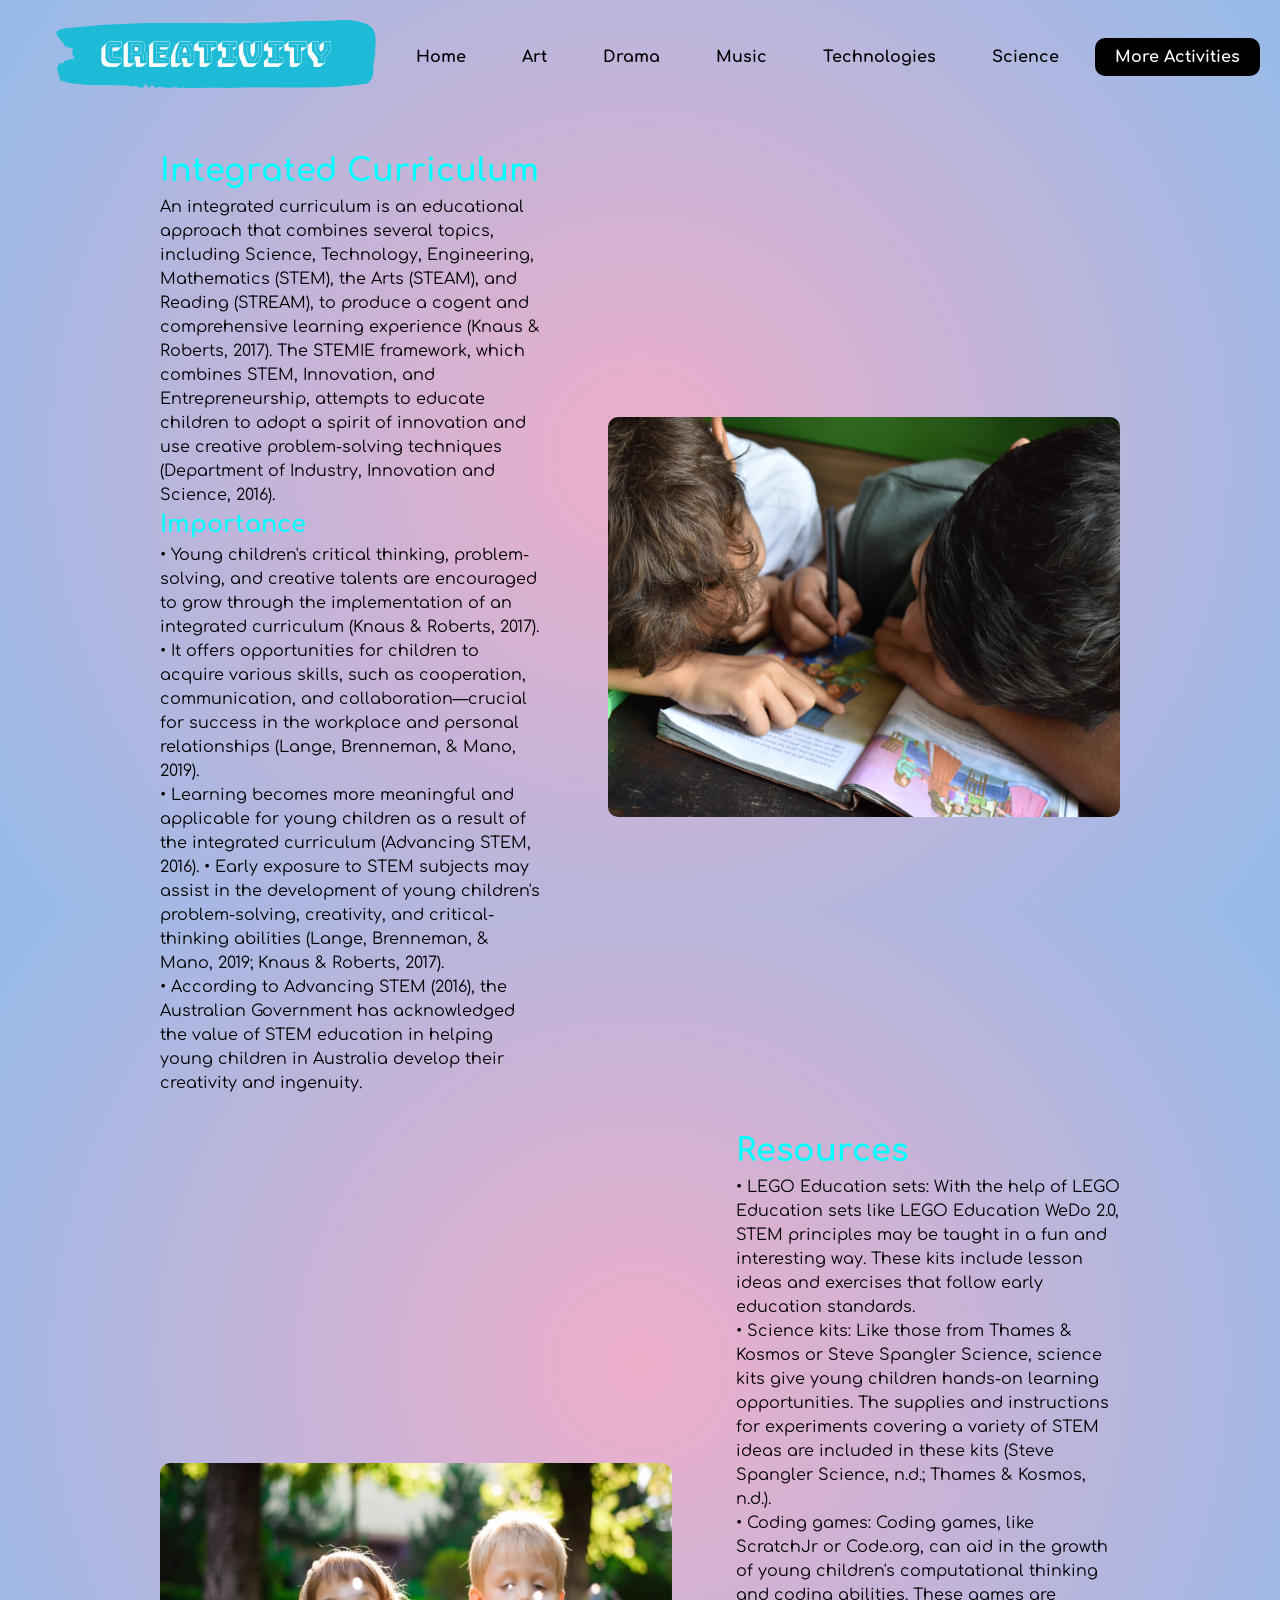
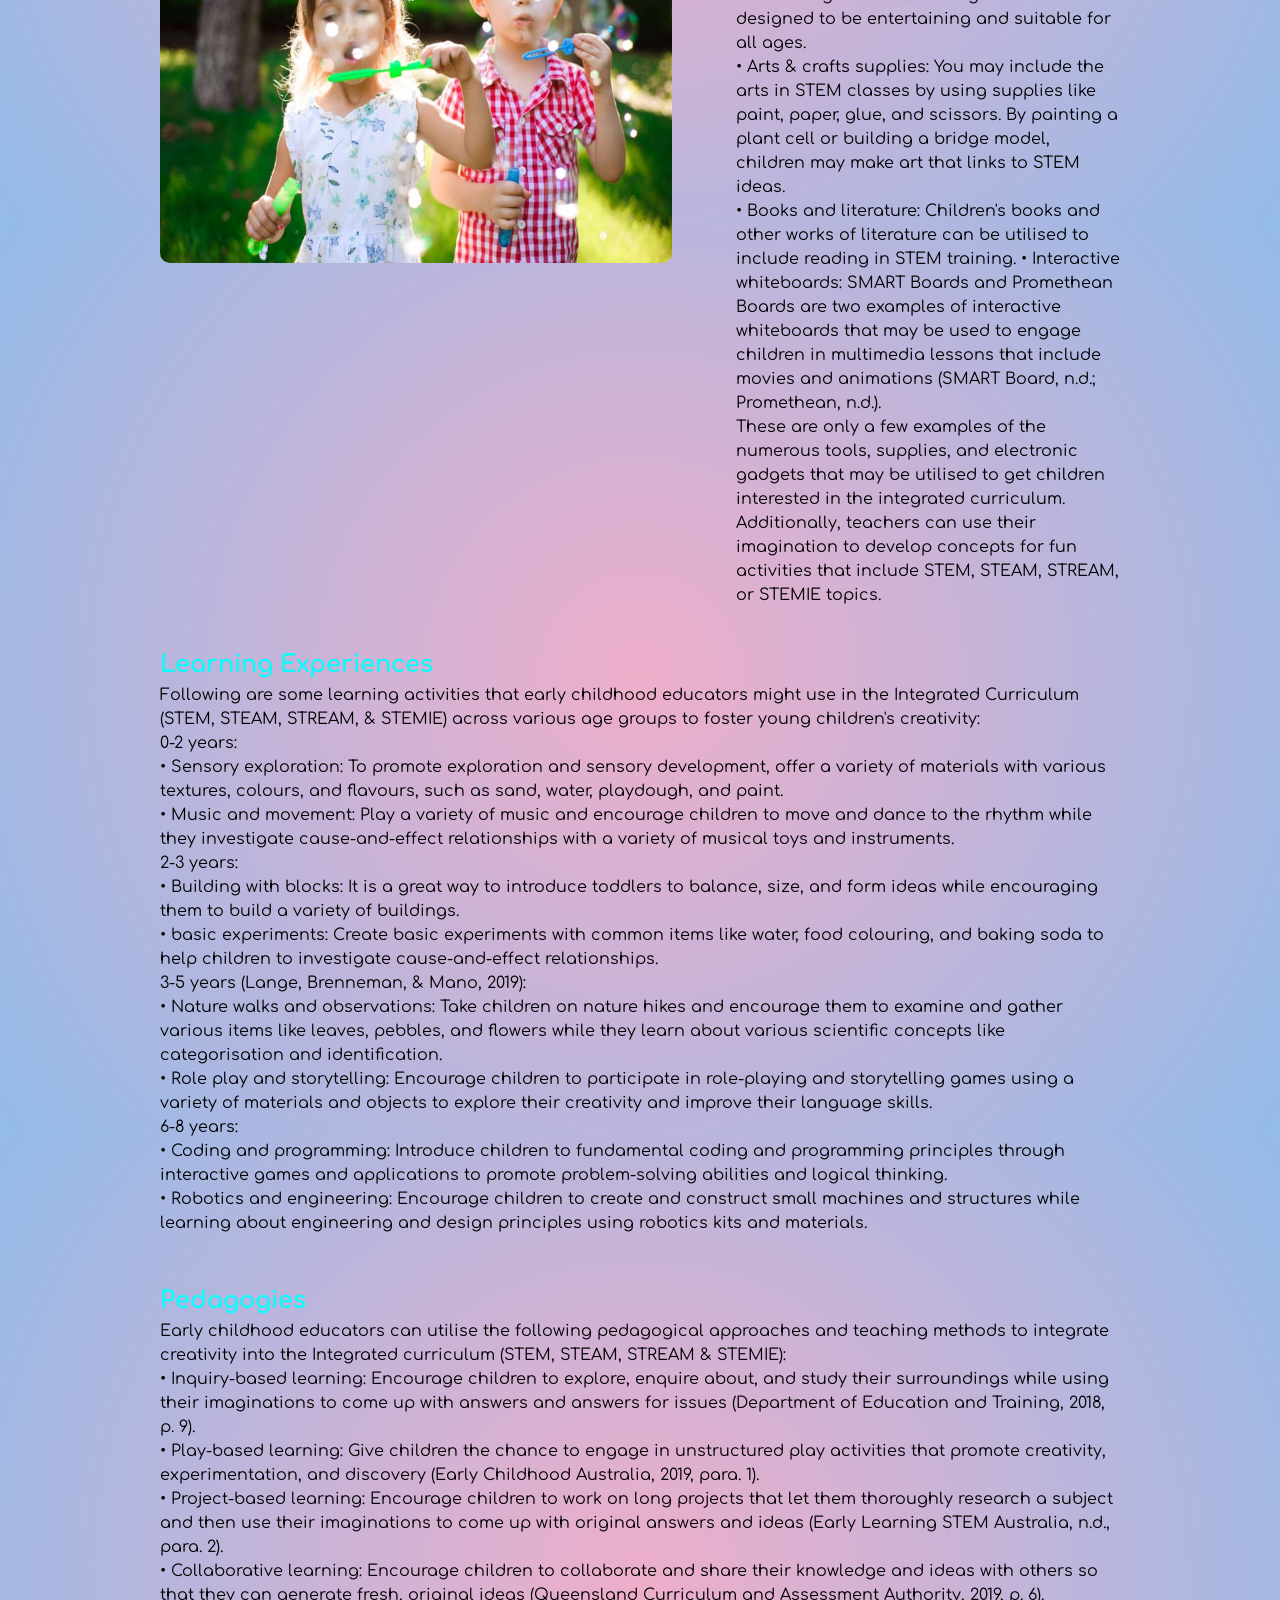
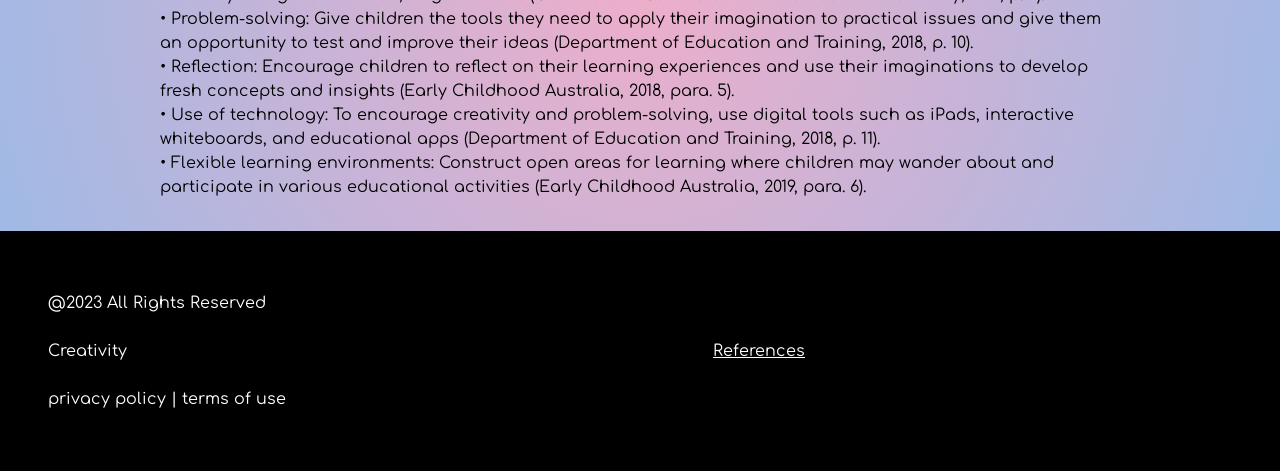
<file: childcare website/integrated.html>
<!DOCTYPE html>
<html lang="en">
<head>
    <meta charset="UTF-8">
    <meta http-equiv="X-UA-Compatible" content="IE=edge">
    <meta name="viewport" content="width=device-width, initial-scale=1.0">
    <title>Document</title>
    <link rel="stylesheet" href="art2.css">
</head>
<body>
    <nav>
        <div class="headers">
            <i class="fa-solid fa-child" style="color: #ffea00; font-size: 1.5rem; margin-bottom: 5px; cursor: pointer;"></i>
            <a href="index.html"><img id="logo" style="width: 20rem;" src="./images/logo-no-background.png" alt=""></a>        </div>
        <ul id="nav-list" class="nav-bar">
            <!-- <i class="fa-solid fa-user"></i> -->
            <li><a class="link" href="index.html">Home</a></li>
            <li><a class="link" href="art.html">Art</a></li>
            <li><a class="link" href="drama.html">Drama</a></li>
            <!-- <li><a class="link" href="contact.html">Puppetry</a></li> -->
            <li><a class="link" href="music.html">Music</a></li>
            <li><a class="link" href="tech.html">Technologies</a></li>
            <li><a class="link" href="science.html">Science</a></li>
            <li><a class="link active" href="category.html">More Activities</a></li>
        </ul>
        <!-- <i  id="menu" class="fa-solid fa-bars"></i> -->
    </nav>
    <div class="first-container">
        <div class="first-content">
            <h1>
                Integrated Curriculum</h1>
            <p>An integrated curriculum is an educational approach that combines several topics, including Science, Technology, Engineering, Mathematics (STEM), the Arts (STEAM), and Reading (STREAM), to produce a cogent and comprehensive learning experience (Knaus & Roberts, 2017). The STEMIE framework, which combines STEM, Innovation, and Entrepreneurship, attempts to educate children to adopt a spirit of innovation and use creative problem-solving techniques (Department of Industry, Innovation and Science, 2016).</p>
            <h2>Importance</h2>
            <p>
                •	Young children's critical thinking, problem-solving, and creative talents are encouraged to grow through the implementation of an integrated curriculum (Knaus & Roberts, 2017). <br>
•	It offers opportunities for children to acquire various skills, such as cooperation, communication, and collaboration—crucial for success in the workplace and personal relationships (Lange, Brenneman, & Mano, 2019). <br>
•	Learning becomes more meaningful and applicable for young children as a result of the integrated curriculum (Advancing STEM, 2016).
•	Early exposure to STEM subjects may assist in the development of young children's problem-solving, creativity, and critical-thinking abilities (Lange, Brenneman, & Mano, 2019; Knaus & Roberts, 2017). <br>
•	According to Advancing STEM (2016), the Australian Government has acknowledged the value of STEM education in helping young children in Australia develop their creativity and ingenuity.
            </p>
        </div>
        <div class="img">
            <img style="width:32rem; height: 25rem;" src="images/ic.jpg" alt="">
        </div>
    </div>
    <div class="second-container">
        <div class="img">
            <img style=" border-radius: 10px; width:32rem; height: 25rem;" src="./images/ic2.jpg" alt="">
        </div>
        <div>
            
            
            <h1>Resources</h1>
            <p> •	LEGO Education sets: With the help of LEGO Education sets like LEGO Education WeDo 2.0, STEM principles may be taught in a fun and interesting way. These kits include lesson ideas and exercises that follow early education standards. <br>

                •	Science kits: Like those from Thames & Kosmos or Steve Spangler Science, science kits give young children hands-on learning opportunities. The supplies and instructions for experiments covering a variety of STEM ideas are included in these kits (Steve Spangler Science, n.d.; Thames & Kosmos, n.d.). <br>
                
                •	Coding games: Coding games, like ScratchJr or Code.org, can aid in the growth of young children's computational thinking and coding abilities. These games are designed to be entertaining and suitable for all ages. <br>
                
                •	Arts & crafts supplies: You may include the arts in STEM classes by using supplies like paint, paper, glue, and scissors. By painting a plant cell or building a bridge model, children may make art that links to STEM ideas. <br>
                
                •	Books and literature: Children's books and other works of literature can be utilised to include reading in STEM training.
                •	Interactive whiteboards: SMART Boards and Promethean Boards are two examples of interactive whiteboards that may be used to engage children in multimedia lessons that include movies and animations (SMART Board, n.d.; Promethean, n.d.). <br>
                
                These are only a few examples of the numerous tools, supplies, and electronic gadgets that may be utilised to get children interested in the integrated curriculum. Additionally, teachers can use their imagination to develop concepts for fun activities that include STEM, STEAM, STREAM, or STEMIE topics.
            </p>
            
        </div>
    </div>
    <div class="third-container">
        <div>

            <h2>Learning Experiences</h2>
            <p>
                Following are some learning activities that early childhood educators might use in the Integrated Curriculum (STEM, STEAM, STREAM, & STEMIE) across various age groups to foster young children's creativity: <br>

                0-2 years: <br>
                
                •	Sensory exploration: To promote exploration and sensory development, offer a variety of materials with various textures, colours, and flavours, such as sand, water, playdough, and paint. <br>
                •	Music and movement: Play a variety of music and encourage children to move and dance to the rhythm while they investigate cause-and-effect relationships with a variety of musical toys and instruments. <br>
                
                2-3 years: <br>
                
                •	Building with blocks: It is a great way to introduce toddlers to balance, size, and form ideas while encouraging them to build a variety of buildings. <br>
                •	basic experiments: Create basic experiments with common items like water, food colouring, and baking soda to help children to investigate cause-and-effect relationships. <br>
                
                3-5 years (Lange, Brenneman, & Mano, 2019): <br>
                
                •	Nature walks and observations: Take children on nature hikes and encourage them to examine and gather various items like leaves, pebbles, and flowers while they learn about various scientific concepts like categorisation and identification. <br>
                •	Role play and storytelling: Encourage children to participate in role-playing and storytelling games using a variety of materials and objects to explore their creativity and improve their language skills. <br>
                
                6-8 years: <br>
                
                •	Coding and programming: Introduce children to fundamental coding and programming principles through interactive games and applications to promote problem-solving abilities and logical thinking. <br>
                •	Robotics and engineering: Encourage children to create and construct small machines and structures while learning about engineering and design principles using robotics kits and materials. </p>
        </div>
        <div>
            <h2>Pedagogies</h2>
                <p>
                    Early childhood educators can utilise the following pedagogical approaches and teaching methods to integrate creativity into the Integrated curriculum (STEM, STEAM, STREAM & STEMIE): <br>

•	Inquiry-based learning: Encourage children to explore, enquire about, and study their surroundings while using their imaginations to come up with answers and answers for issues (Department of Education and Training, 2018, p. 9). <br>

•	Play-based learning: Give children the chance to engage in unstructured play activities that promote creativity, experimentation, and discovery (Early Childhood Australia, 2019, para. 1). <br>

•	Project-based learning: Encourage children to work on long projects that let them thoroughly research a subject and then use their imaginations to come up with original answers and ideas (Early Learning STEM Australia, n.d., para. 2). <br>

•	Collaborative learning: Encourage children to collaborate and share their knowledge and ideas with others so that they can generate fresh, original ideas (Queensland Curriculum and Assessment Authority, 2019, p. 6). <br>

•	Problem-solving: Give children the tools they need to apply their imagination to practical issues and give them an opportunity to test and improve their ideas (Department of Education and Training, 2018, p. 10). <br>

•	Reflection: Encourage children to reflect on their learning experiences and use their imaginations to develop fresh concepts and insights (Early Childhood Australia, 2018, para. 5). <br>

•	Use of technology: To encourage creativity and problem-solving, use digital tools such as iPads, interactive whiteboards, and educational apps (Department of Education and Training, 2018, p. 11). <br>

•	Flexible learning environments: Construct open areas for learning where children may wander about and participate in various educational activities (Early Childhood Australia, 2019, para. 6).
                    </p>
        </div>
    </div>
    <footer>
        <div class="footer-left">
            @2023 All Rights Reserved <br>
            Creativity <br>
            privacy policy | terms of use <br>
        </div>
        <div class="footer-center">
            <a href="references.html">References</a>
        </div>
        <div class="footer-right">
           
        </div>    
    </footer>
</body>
</html>
</file>
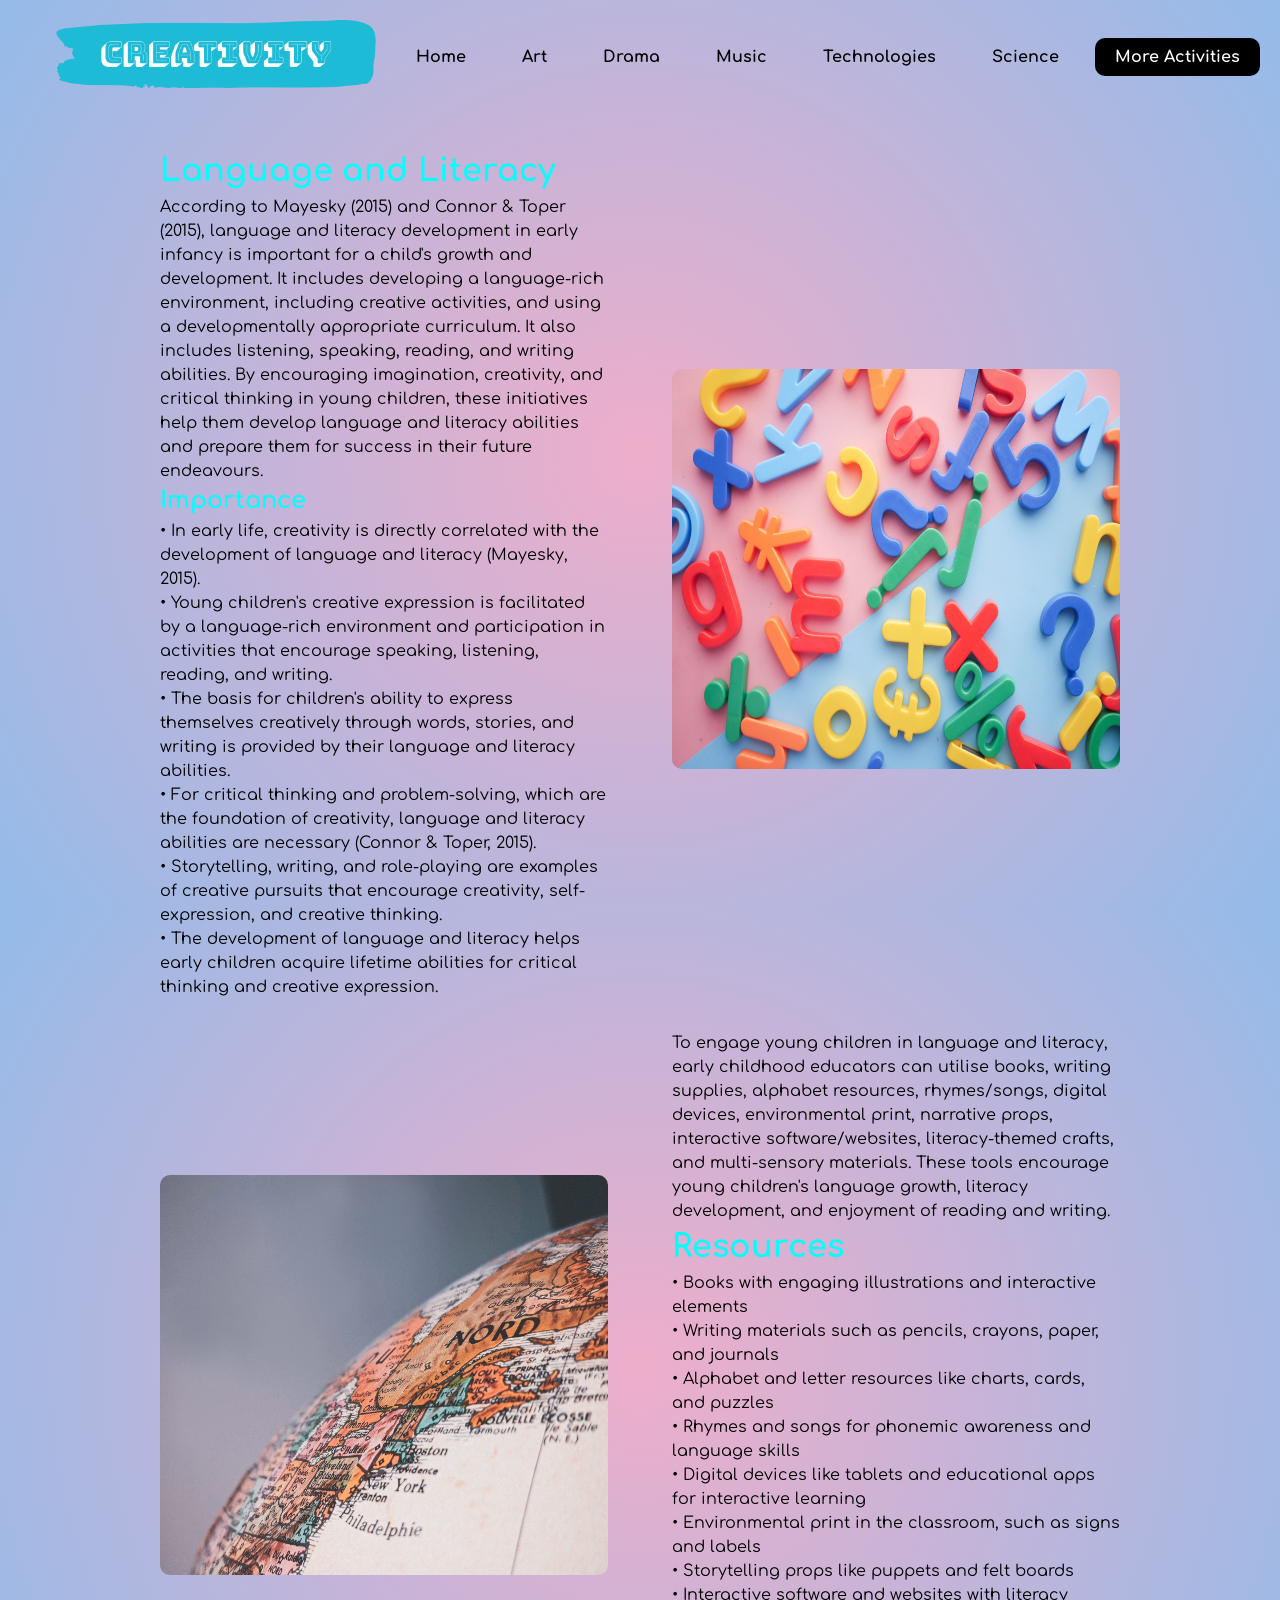
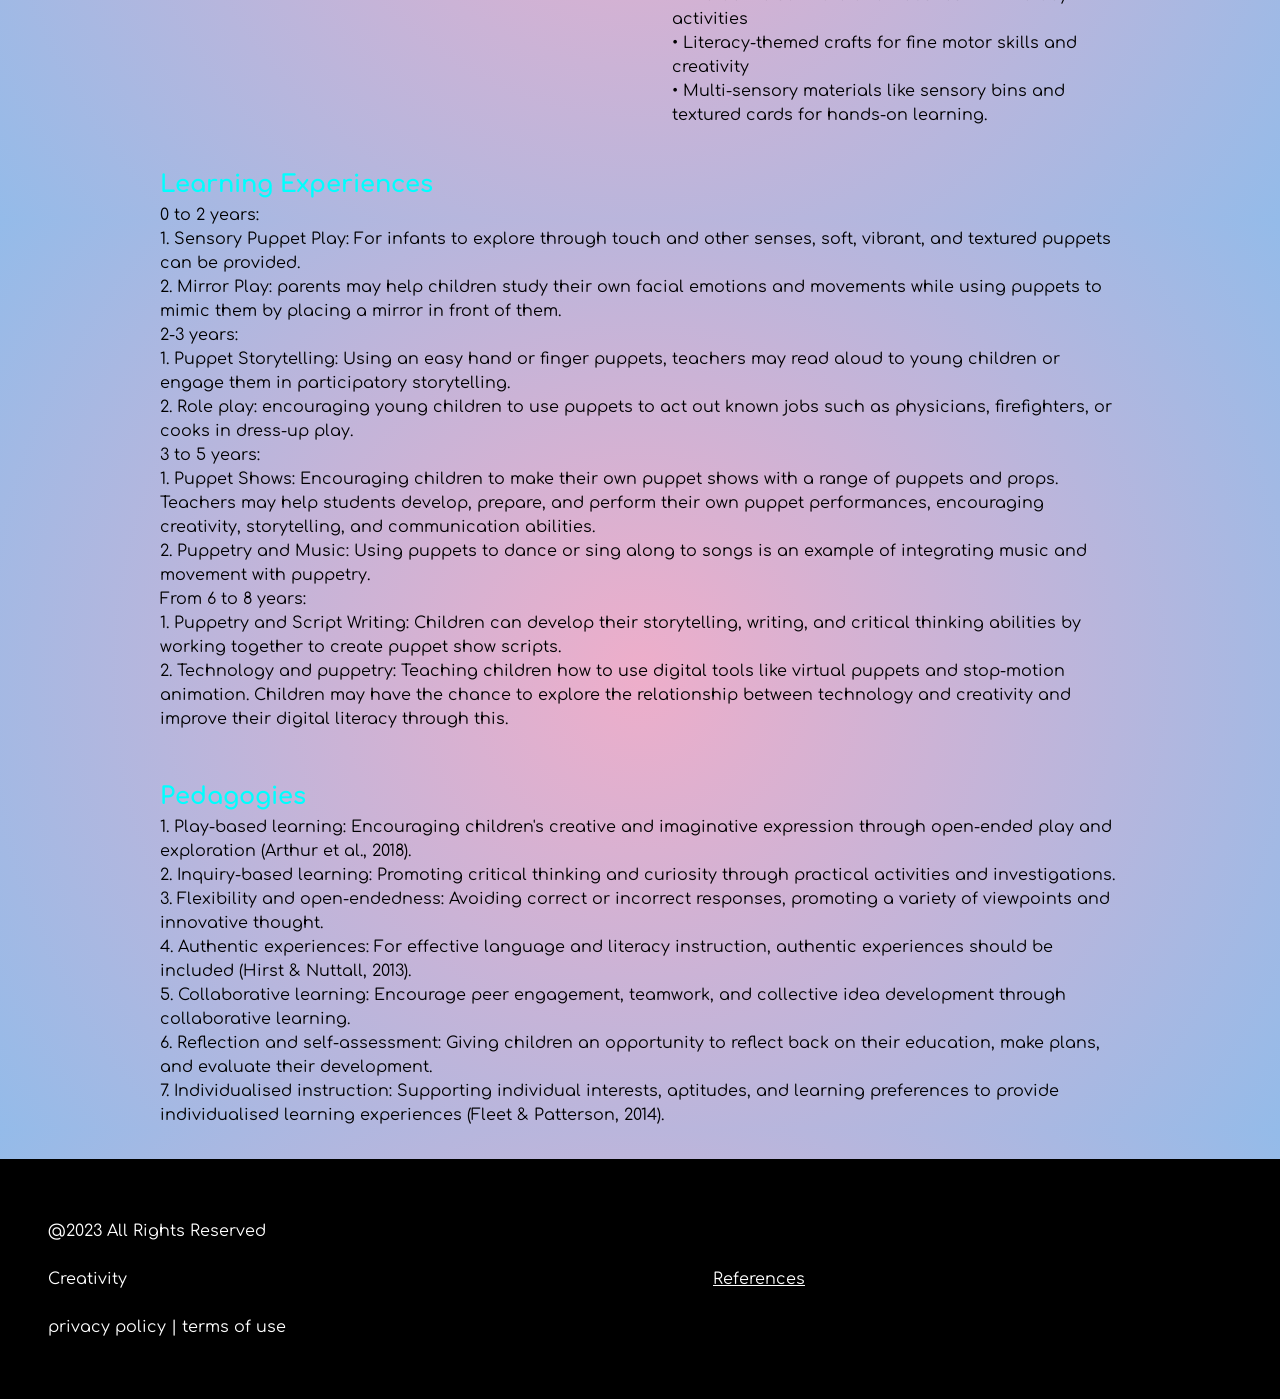
<file: childcare website/language.html>
<!DOCTYPE html>
<html lang="en">
<head>
    <meta charset="UTF-8">
    <meta http-equiv="X-UA-Compatible" content="IE=edge">
    <meta name="viewport" content="width=device-width, initial-scale=1.0">
    <title>Document</title>
    <link rel="stylesheet" href="art2.css">
</head>
<body>
    <nav>
        <div class="headers">
            <i class="fa-solid fa-child" style="color: #ffea00; font-size: 1.5rem; margin-bottom: 5px; cursor: pointer;"></i>
            <a href="index.html"><img id="logo" style="width: 20rem;" src="./images/logo-no-background.png" alt=""></a>
        </div>
        <ul id="nav-list" class="nav-bar">
            <!-- <i class="fa-solid fa-user"></i> -->
            <li><a class="link" href="index.html">Home</a></li>
            <li><a class="link" href="art.html">Art</a></li>
            <li><a class="link" href="drama.html">Drama</a></li>
            <!-- <li><a class="link" href="contact.html">Puppetry</a></li> -->
            <li><a class="link" href="music.html">Music</a></li>
            <li><a class="link" href="tech.html">Technologies</a></li>
            <li><a class="link" href="science.html">Science</a></li>
            <li><a class="link active" href="category.html">More Activities</a></li>
        </ul>
        <!-- <i  id="menu" class="fa-solid fa-bars"></i> -->
    </nav>
    <div class="first-container">
        <div class="first-content">
            <h1>Language and Literacy</h1>
            <p>According to Mayesky (2015) and Connor & Toper (2015), language and literacy development in early infancy is important for a child's growth and development. It includes developing a language-rich environment, including creative activities, and using a developmentally appropriate curriculum. It also includes listening, speaking, reading, and writing abilities. By encouraging imagination, creativity, and critical thinking in young children, these initiatives help them develop language and literacy abilities and prepare them for success in their future endeavours.</p>
            <h2>Importance</h2>
            <p>
                •	In early life, creativity is directly correlated with the development of language and literacy (Mayesky, 2015). <br>
                •	Young children's creative expression is facilitated by a language-rich environment and participation in activities that encourage speaking, listening, reading, and writing. <br>
                •	The basis for children's ability to express themselves creatively through words, stories, and writing is provided by their language and literacy abilities. <br>
                •	For critical thinking and problem-solving, which are the foundation of creativity, language and literacy abilities are necessary (Connor & Toper, 2015). <br>
                •	Storytelling, writing, and role-playing are examples of creative pursuits that encourage creativity, self-expression, and creative thinking. <br>
                •	The development of language and literacy helps early children acquire lifetime abilities for critical thinking and creative expression.
            </p>
        </div>
        <div class="img">
            <img style="width:28rem; height: 25rem;" src="images/lang.jpg" alt="">
        </div>
    </div>
    <div class="second-container">
        <div class="img">
            <img style=" border-radius: 10px; width:28rem; height: 25rem;" src="./images/language.jpg" alt="">
        </div>
        <div>
            <p>To engage young children in language and literacy, early childhood educators can utilise books, writing supplies, alphabet resources, rhymes/songs, digital devices, environmental print, narrative props, interactive software/websites, literacy-themed crafts, and multi-sensory materials. These tools encourage young children's language growth, literacy development, and enjoyment of reading and writing.</p>
            <h1>Resources</h1>
            <p> •	Books with engaging illustrations and interactive elements <br>
                •	Writing materials such as pencils, crayons, paper, and journals <br>
                •	Alphabet and letter resources like charts, cards, and puzzles <br>
                •	Rhymes and songs for phonemic awareness and language skills <br>
                •	Digital devices like tablets and educational apps for interactive learning <br>
                •	Environmental print in the classroom, such as signs and labels <br>
                •	Storytelling props like puppets and felt boards <br>
                •	Interactive software and websites with literacy activities <br>
                •	Literacy-themed crafts for fine motor skills and creativity <br>
                •	Multi-sensory materials like sensory bins and textured cards for hands-on learning.
            </p>
            
        </div>
    </div>
    <div class="third-container">
        <div>

            <h2>Learning Experiences</h2>
            <p>
                0 to 2 years: <br>
                1.	Sensory Puppet Play: For infants to explore through touch and other senses, soft, vibrant, and textured puppets can be provided. <br> 
                2.	Mirror Play: parents may help children study their own facial emotions and movements while using puppets to mimic them by placing a mirror in front of them. <br>
                2-3 years: <br>
                1.	Puppet Storytelling: Using an easy hand or finger puppets, teachers may read aloud to young children or engage them in participatory storytelling.  <br>
                2.	Role play: encouraging young children to use puppets to act out known jobs such as physicians, firefighters, or cooks in dress-up play. <br>
                3 to 5 years: <br>
                1.	Puppet Shows: Encouraging children to make their own puppet shows with a range of puppets and props. Teachers may help students develop, prepare, and perform their own puppet performances, encouraging creativity, storytelling, and communication abilities. <br>
                2.	Puppetry and Music: Using puppets to dance or sing along to songs is an example of integrating music and movement with puppetry. <br>
                From 6 to 8 years: <br>
                1.	Puppetry and Script Writing: Children can develop their storytelling, writing, and critical thinking abilities by working together to create puppet show scripts.  <br>
                2.	Technology and puppetry: Teaching children how to use digital tools like virtual puppets and stop-motion animation. Children may have the chance to explore the relationship between technology and creativity and improve their digital literacy through this.</p>
        </div>
        <div>
            <h2>Pedagogies</h2>
                <p>
                    1.	Play-based learning: Encouraging children's creative and imaginative expression through open-ended play and exploration (Arthur et al., 2018). <br>

2.	Inquiry-based learning: Promoting critical thinking and curiosity through practical activities and investigations. <br>

3.	Flexibility and open-endedness: Avoiding correct or incorrect responses, promoting a variety of viewpoints and innovative thought. <br>

4.	Authentic experiences: For effective language and literacy instruction, authentic experiences should be included (Hirst & Nuttall, 2013). <br>

5.	Collaborative learning: Encourage peer engagement, teamwork, and collective idea development through collaborative learning. <br>

6.	Reflection and self-assessment: Giving children an opportunity to reflect back on their education, make plans, and evaluate their development. <br>

7.	Individualised instruction: Supporting individual interests, aptitudes, and learning preferences to provide individualised learning experiences (Fleet & Patterson, 2014).
                    </p>
        </div>
    </div>
    <footer>
        <div class="footer-left">
            @2023 All Rights Reserved <br>
            Creativity <br>
            privacy policy | terms of use <br>
        </div>
        <div class="footer-center">
            <a href="references.html">References</a>
        </div>
        <div class="footer-right">
           
        </div>    
    </footer>
</body>
</html>
</file>
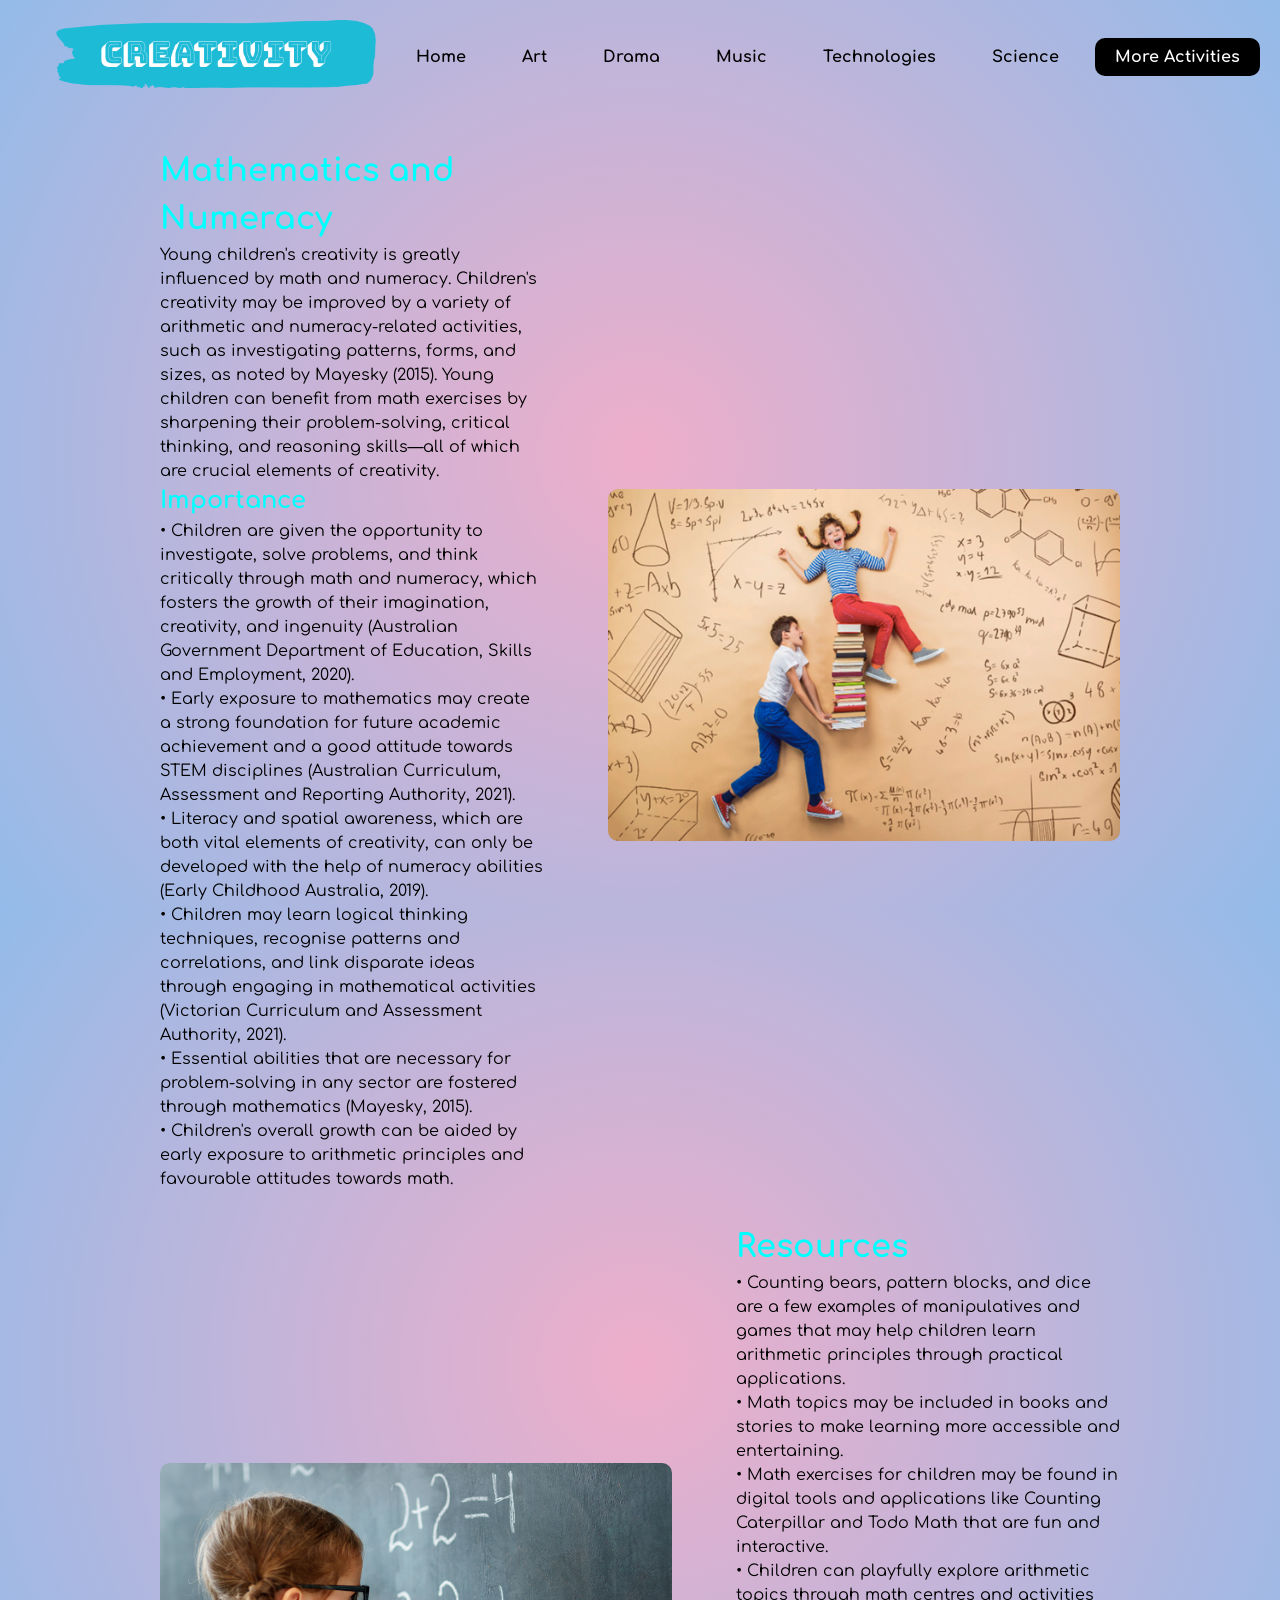
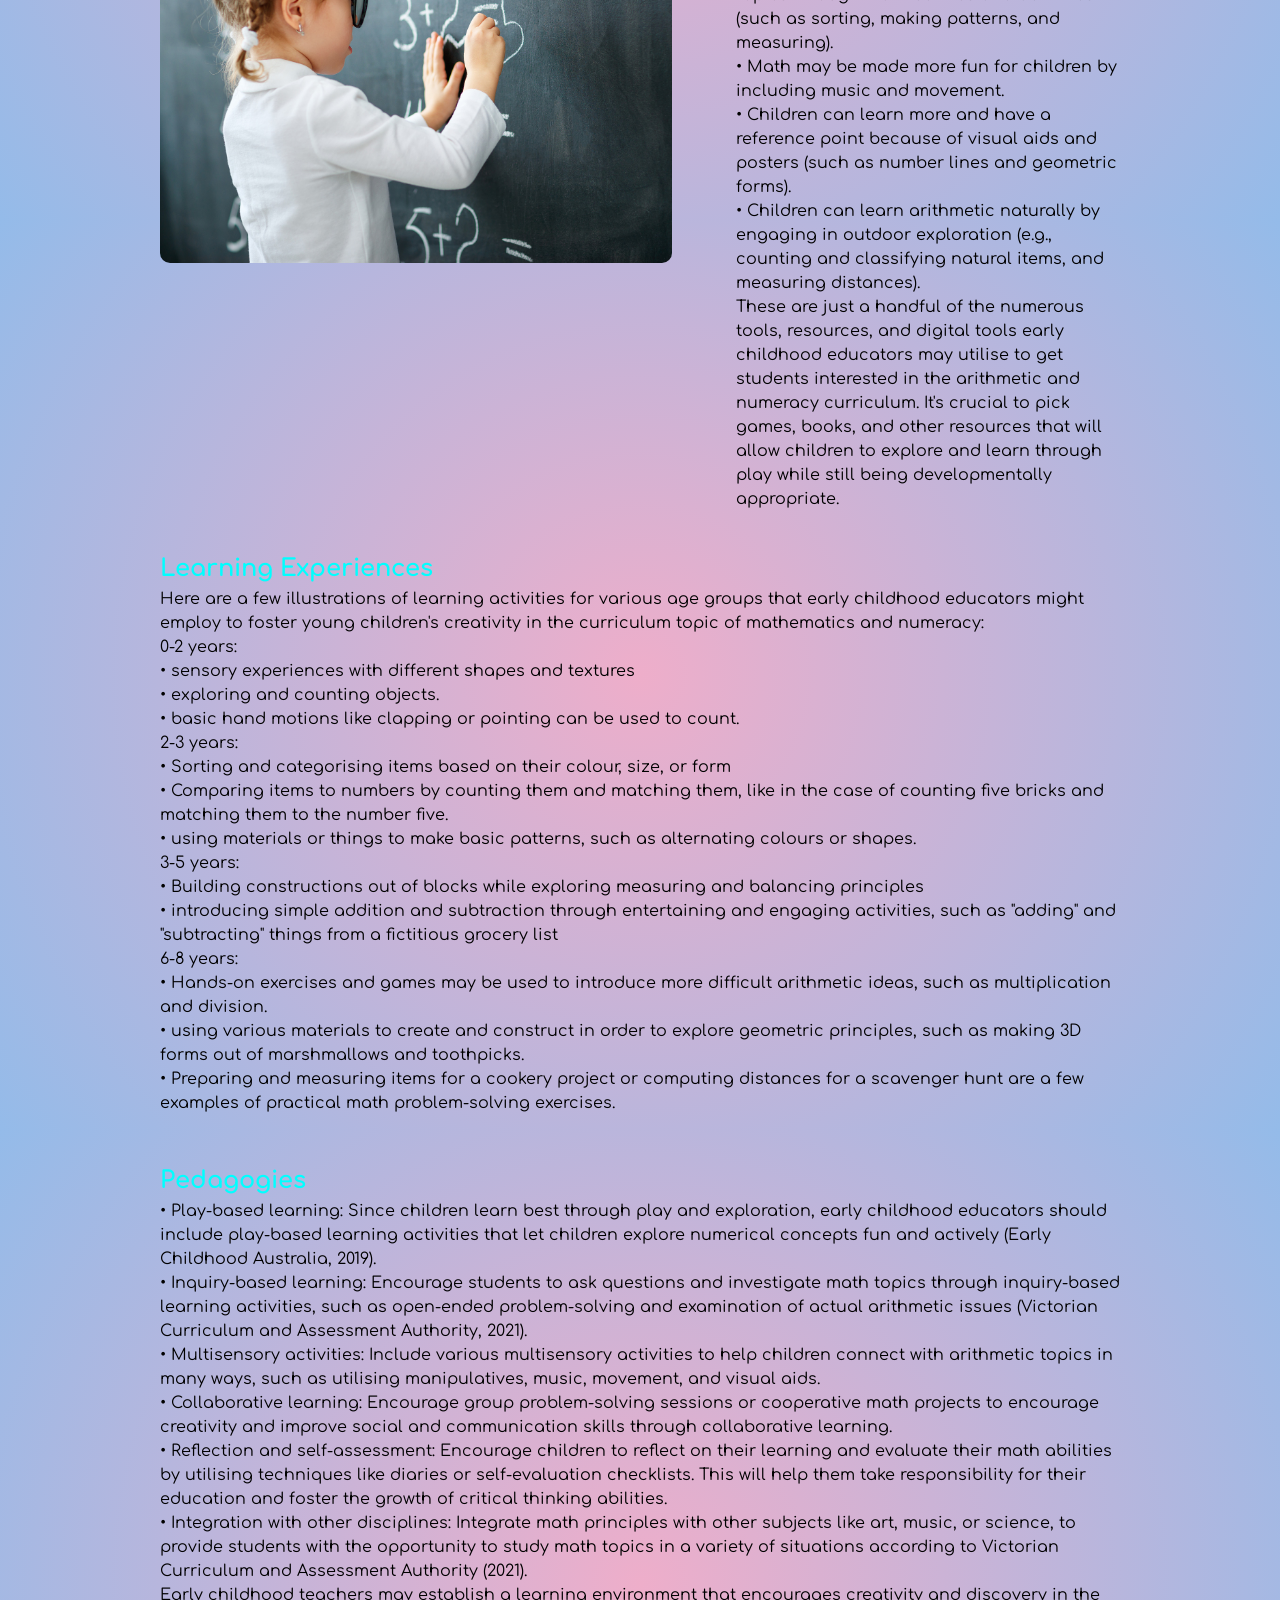
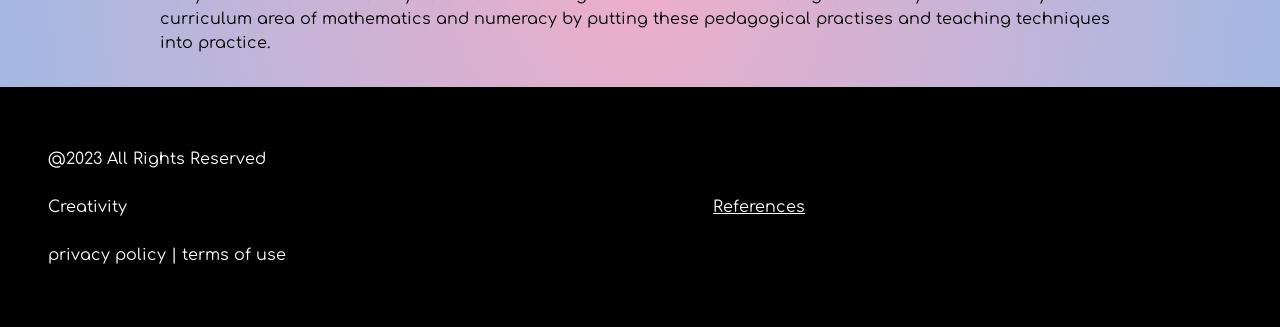
<file: childcare website/mathematics.html>
<!DOCTYPE html>
<html lang="en">
<head>
    <meta charset="UTF-8">
    <meta http-equiv="X-UA-Compatible" content="IE=edge">
    <meta name="viewport" content="width=device-width, initial-scale=1.0">
    <title>Document</title>
    <link rel="stylesheet" href="art2.css">
</head>
<body>
    <nav>
        <div class="headers">
            <i class="fa-solid fa-child" style="color: #ffea00; font-size: 1.5rem; margin-bottom: 5px; cursor: pointer;"></i>
            <a href="index.html"><img id="logo" style="width: 20rem;" src="./images/logo-no-background.png" alt=""></a>        </div>
        <ul id="nav-list" class="nav-bar">
            <!-- <i class="fa-solid fa-user"></i> -->
            <li><a class="link" href="index.html">Home</a></li>
            <li><a class="link" href="art.html">Art</a></li>
            <li><a class="link" href="drama.html">Drama</a></li>
            <!-- <li><a class="link" href="contact.html">Puppetry</a></li> -->
            <li><a class="link" href="music.html">Music</a></li>
            <li><a class="link" href="tech.html">Technologies</a></li>
            <li><a class="link" href="science.html">Science</a></li>
            <li><a class="link active" href="category.html">More Activities</a></li>
        </ul>
        <!-- <i  id="menu" class="fa-solid fa-bars"></i> -->
    </nav>
    <div class="first-container">
        <div class="first-content">
            <h1>
                Mathematics and Numeracy</h1>
            <p>Young children's creativity is greatly influenced by math and numeracy. Children's creativity may be improved by a variety of arithmetic and numeracy-related activities, such as investigating patterns, forms, and sizes, as noted by Mayesky (2015). Young children can benefit from math exercises by sharpening their problem-solving, critical thinking, and reasoning skills—all of which are crucial elements of creativity.</p>
            <h2>Importance</h2>
            <p>
                •	Children are given the opportunity to investigate, solve problems, and think critically through math and numeracy, which fosters the growth of their imagination, creativity, and ingenuity (Australian Government Department of Education, Skills and Employment, 2020). <br>

•	Early exposure to mathematics may create a strong foundation for future academic achievement and a good attitude towards STEM disciplines (Australian Curriculum, Assessment and Reporting Authority, 2021). <br>

•	Literacy and spatial awareness, which are both vital elements of creativity, can only be developed with the help of numeracy abilities (Early Childhood Australia, 2019). <br>

•	Children may learn logical thinking techniques, recognise patterns and correlations, and link disparate ideas through engaging in mathematical activities (Victorian Curriculum and Assessment Authority, 2021). <br>

•	Essential abilities that are necessary for problem-solving in any sector are fostered through mathematics (Mayesky, 2015). <br>

•	Children's overall growth can be aided by early exposure to arithmetic principles and favourable attitudes towards math.

            </p>
        </div>
        <div class="img">
            <img style="width:32rem; height: 22rem;" src="images/math1.jpg" alt="">
        </div>
    </div>
    <div class="second-container">
        <div class="img">
            <img style=" border-radius: 10px; width:32rem; height: 25rem;" src="./images/math2.jpg" alt="">
        </div>
        <div>
            
            
            <h1>Resources</h1>
            <p> •	Counting bears, pattern blocks, and dice are a few examples of manipulatives and games that may help children learn arithmetic principles through practical applications. <br>
                •	Math topics may be included in books and stories to make learning more accessible and entertaining. <br>
                •	Math exercises for children may be found in digital tools and applications like Counting Caterpillar and Todo Math that are fun and interactive. <br>
                •	Children can playfully explore arithmetic topics through math centres and activities (such as sorting, making patterns, and measuring). <br>
                •	Math may be made more fun for children by including music and movement. <br>
                •	Children can learn more and have a reference point because of visual aids and posters (such as number lines and geometric forms). <br>
                •	Children can learn arithmetic naturally by engaging in outdoor exploration (e.g., counting and classifying natural items, and measuring distances). <br>
                These are just a handful of the numerous tools, resources, and digital tools early childhood educators may utilise to get students interested in the arithmetic and numeracy curriculum. It's crucial to pick games, books, and other resources that will allow children to explore and learn through play while still being developmentally appropriate.
            </p>
            
        </div>
    </div>
    <div class="third-container">
        <div>

            <h2>Learning Experiences</h2>
            <p>
                Here are a few illustrations of learning activities for various age groups that early childhood educators might employ to foster young children's creativity in the curriculum topic of mathematics and numeracy: <br>

0-2 years: <br>

•	sensory experiences with different shapes and textures <br>
•	exploring and counting objects. <br>
•	basic hand motions like clapping or pointing can be used to count.  <br>

2-3 years: <br>

•	Sorting and categorising items based on their colour, size, or form <br>
•	Comparing items to numbers by counting them and matching them, like in the case of counting five bricks and matching them to the number five. <br>
•	using materials or things to make basic patterns, such as alternating colours or shapes. <br>

3-5 years: <br>

•	Building constructions out of blocks while exploring measuring and balancing principles <br>
•	introducing simple addition and subtraction through entertaining and engaging activities, such as "adding" and "subtracting" things from a fictitious grocery list <br>

6-8 years: <br>

•	Hands-on exercises and games may be used to introduce more difficult arithmetic ideas, such as multiplication and division. <br>
•	using various materials to create and construct in order to explore geometric principles, such as making 3D forms out of marshmallows and toothpicks. <br>
•	Preparing and measuring items for a cookery project or computing distances for a scavenger hunt are a few examples of practical math problem-solving exercises. </p>
        </div>
        <div>
            <h2>Pedagogies</h2>
                <p>
                    •	Play-based learning: Since children learn best through play and exploration, early childhood educators should include play-based learning activities that let children explore numerical concepts fun and actively (Early Childhood Australia, 2019). <br>

                    •	Inquiry-based learning: Encourage students to ask questions and investigate math topics through inquiry-based learning activities, such as open-ended problem-solving and examination of actual arithmetic issues (Victorian Curriculum and Assessment Authority, 2021). <br>
                    
                    •	Multisensory activities: Include various multisensory activities to help children connect with arithmetic topics in many ways, such as utilising manipulatives, music, movement, and visual aids. <br>
                    
                    •	Collaborative learning: Encourage group problem-solving sessions or cooperative math projects to encourage creativity and improve social and communication skills through collaborative learning. <br>
                    
                    •	Reflection and self-assessment: Encourage children to reflect on their learning and evaluate their math abilities by utilising techniques like diaries or self-evaluation checklists. This will help them take responsibility for their education and foster the growth of critical thinking abilities. <br>
                    
                    •	Integration with other disciplines: Integrate math principles with other subjects like art, music, or science, to provide students with the opportunity to study math topics in a variety of situations according to Victorian Curriculum and Assessment Authority (2021). <br>
                    
                    Early childhood teachers may establish a learning environment that encourages creativity and discovery in the curriculum area of mathematics and numeracy by putting these pedagogical practises and teaching techniques into practice.
                    </p>
        </div>
    </div>
    <footer>
        <div class="footer-left">
            @2023 All Rights Reserved <br>
            Creativity <br>
            privacy policy | terms of use <br>
        </div>
        <div class="footer-center">
            <a href="references.html">References</a>
        </div>
        <div class="footer-right">
           
        </div>    
    </footer>
</body>
</html>
</file>
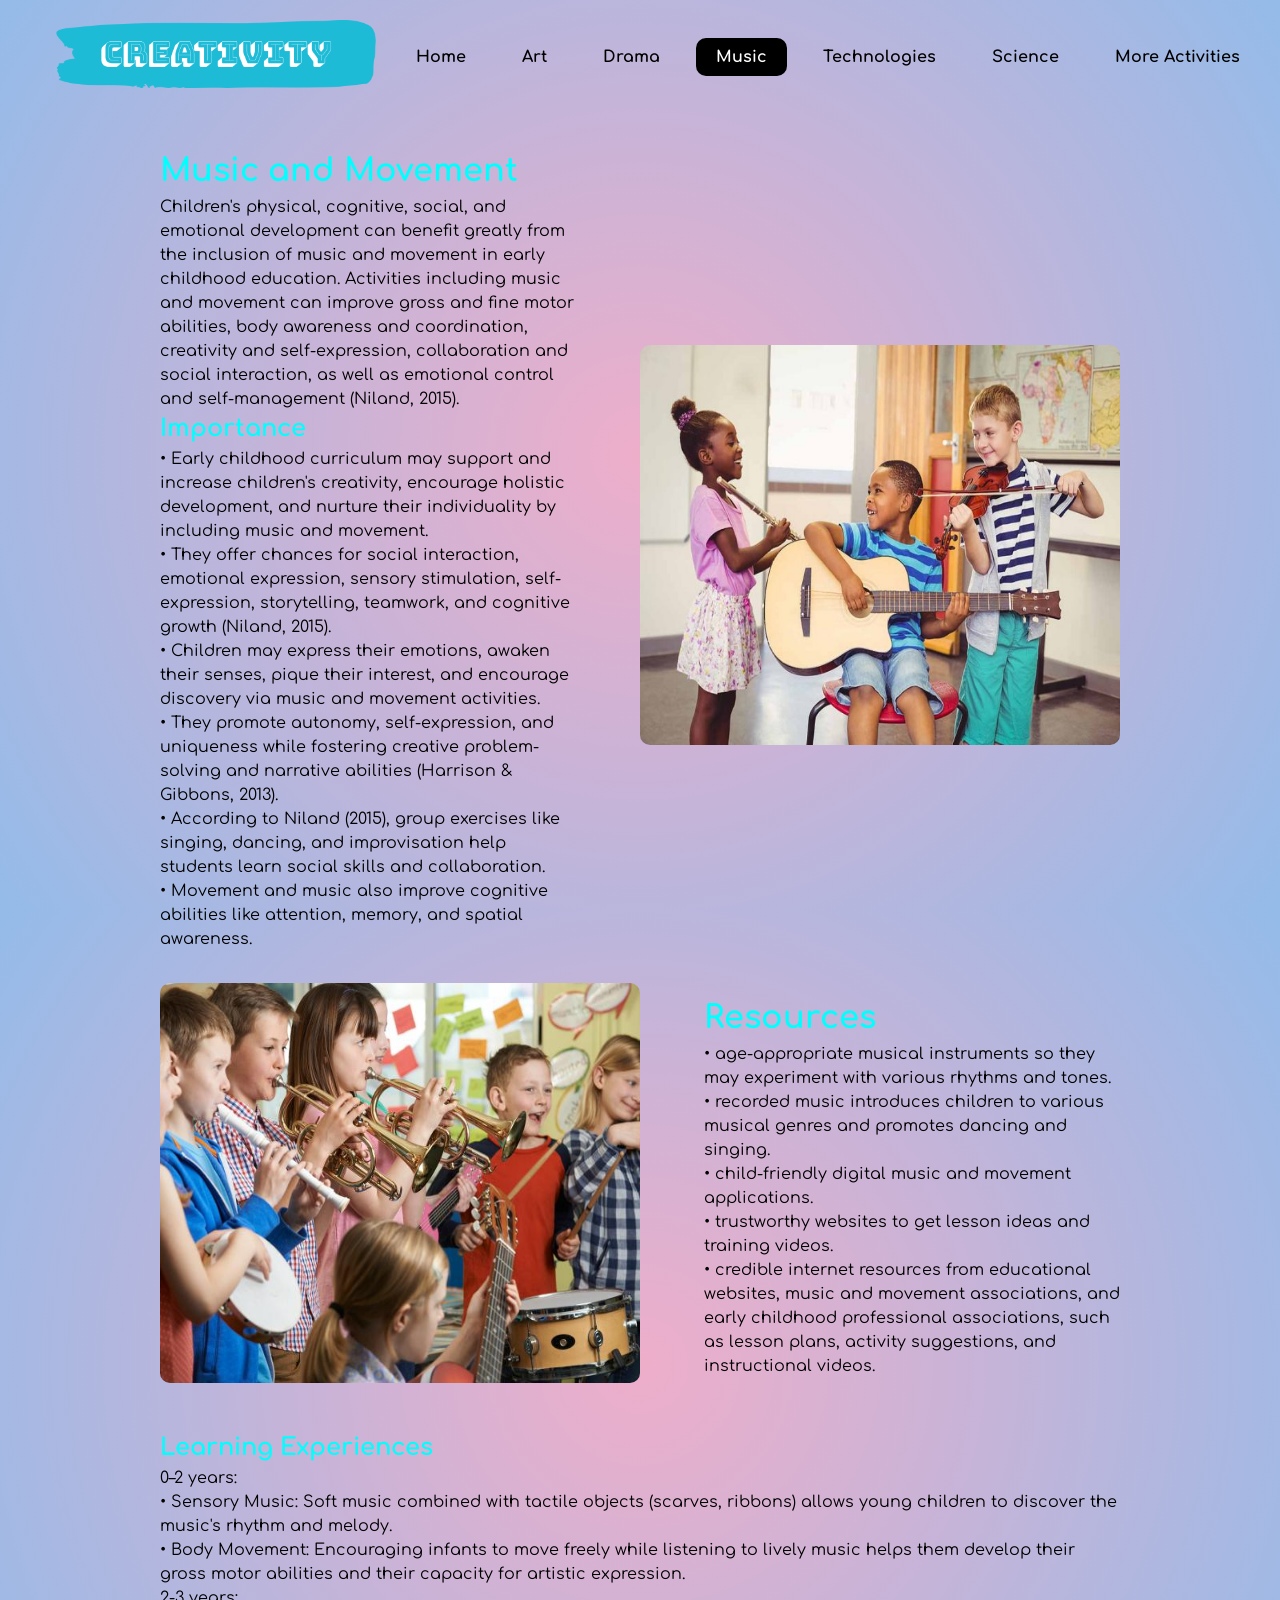
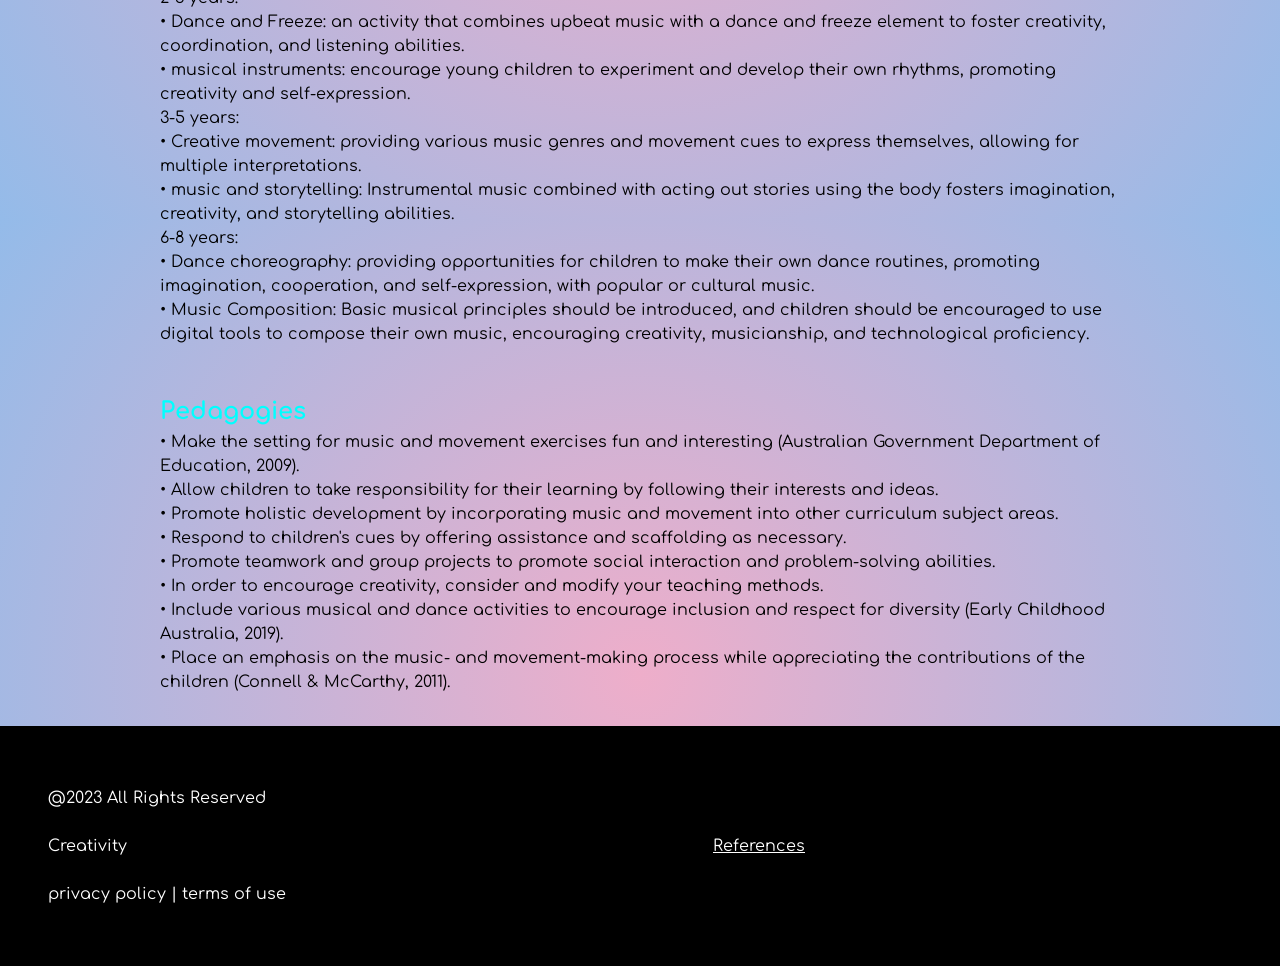
<file: childcare website/music.html>
<!DOCTYPE html>
<html lang="en">
<head>
    <meta charset="UTF-8">
    <meta http-equiv="X-UA-Compatible" content="IE=edge">
    <meta name="viewport" content="width=device-width, initial-scale=1.0">
    <title>Document</title>
    <link rel="stylesheet" href="art2.css">
</head>
<body>
    <nav>
        <div class="headers">
            <i class="fa-solid fa-child" style="color: #ffea00; font-size: 1.5rem; margin-bottom: 5px; cursor: pointer;"></i>
            <a href="index.html"><img id="logo" style="width: 20rem;" src="./images/logo-no-background.png" alt=""></a>        </div>
        <ul id="nav-list" class="nav-bar">
            <!-- <i class="fa-solid fa-user"></i> -->
            <li><a class="link" href="index.html">Home</a></li>
            <li><a class="link" href="art.html">Art</a></li>
            <li><a class="link" href="drama.html">Drama</a></li>
            <!-- <li><a class="link" href="contact.html">Puppetry</a></li> -->
            <li><a class="link active" href="music.html">Music</a></li>
            <li><a class="link" href="tech.html">Technologies</a></li>
            <li><a class="link" href="science.html">Science</a></li>
            <li><a class="link" href="category.html">More Activities</a></li>
        </ul>
        <!-- <i  id="menu" class="fa-solid fa-bars"></i> -->
    </nav>
    <div class="first-container">
        <div class="first-content">
            <h1>Music and Movement</h1>
            <p>Children's physical, cognitive, social, and emotional development can benefit greatly from the inclusion of music and movement in early childhood education. Activities including music and movement can improve gross and fine motor abilities, body awareness and coordination, creativity and self-expression, collaboration and social interaction, as well as emotional control and self-management (Niland, 2015).</p>
            <h2>Importance</h2>
            <p>
                •	Early childhood curriculum may support and increase children's creativity, encourage holistic development, and nurture their individuality by including music and movement. <br>
•	They offer chances for social interaction, emotional expression, sensory stimulation, self-expression, storytelling, teamwork, and cognitive growth (Niland, 2015). <br>
•	Children may express their emotions, awaken their senses, pique their interest, and encourage discovery via music and movement activities. <br>
•	They promote autonomy, self-expression, and uniqueness while fostering creative problem-solving and narrative abilities (Harrison & Gibbons, 2013). <br>
•	According to Niland (2015), group exercises like singing, dancing, and improvisation help students learn social skills and collaboration. <br>
•	Movement and music also improve cognitive abilities like attention, memory, and spatial awareness.
            </p>
        </div>
        <div class="img">
            <img style="width:30rem; height: 25rem;" src="images/cmusic.jpg" alt="">
        </div>
    </div>
    <div class="second-container">
        <div class="img">
            <img style=" border-radius: 10px; width:30rem; height: 25rem;" src="./images/cmusic2.jpg" alt="">
        </div>
        <div>
            <h1>Resources</h1>
            <p> •	age-appropriate musical instruments so they may experiment with various rhythms and tones. <br>
                •	recorded music introduces children to various musical genres and promotes dancing and singing. <br>
                •	child-friendly digital music and movement applications. <br>
                •	trustworthy websites to get lesson ideas and training videos. <br>
                •	credible internet resources from educational websites, music and movement associations, and early childhood professional associations, such as lesson plans, activity suggestions, and instructional videos.
            </p>
            
        </div>
    </div>
    <div class="third-container">
        <div>

            <h2>Learning Experiences</h2>
            <p>
                0–2 years: <br>
•	Sensory Music: Soft music combined with tactile objects (scarves, ribbons) allows young children to discover the music's rhythm and melody. <br>
•	Body Movement: Encouraging infants to move freely while listening to lively music helps them develop their gross motor abilities and their capacity for artistic expression. <br>

2-3 years: <br>
•	Dance and Freeze: an activity that combines upbeat music with a dance and freeze element to foster creativity, coordination, and listening abilities. <br>
•	musical instruments: encourage young children to experiment and develop their own rhythms, promoting creativity and self-expression. <br>

3-5 years:  <br>
•	Creative movement: providing various music genres and movement cues to express themselves, allowing for multiple interpretations. <br>
•	music and storytelling: Instrumental music combined with acting out stories using the body fosters imagination, creativity, and storytelling abilities. <br>

6-8 years: <br>
•	Dance choreography: providing opportunities for children to make their own dance routines, promoting imagination, cooperation, and self-expression, with popular or cultural music. <br>
•	Music Composition: Basic musical principles should be introduced, and children should be encouraged to use digital tools to compose their own music, encouraging creativity, musicianship, and technological proficiency.</p>
        </div>
        <div>
            <h2>Pedagogies</h2>
                <p>
                    •	Make the setting for music and movement exercises fun and interesting (Australian Government Department of Education, 2009). <br>
                    •	Allow children to take responsibility for their learning by following their interests and ideas. <br>
                    •	Promote holistic development by incorporating music and movement into other curriculum subject areas. <br>
                    •	Respond to children's cues by offering assistance and scaffolding as necessary. <br>
                    •	Promote teamwork and group projects to promote social interaction and problem-solving abilities. <br>
                    •	In order to encourage creativity, consider and modify your teaching methods. <br>
                    •	Include various musical and dance activities to encourage inclusion and respect for diversity (Early Childhood Australia, 2019). <br>
                    •	Place an emphasis on the music- and movement-making process while appreciating the contributions of the children (Connell & McCarthy, 2011).
                    </p>
        </div>
    </div>
    <footer>
        <div class="footer-left">
            @2023 All Rights Reserved <br>
            Creativity <br>
            privacy policy | terms of use <br>
        </div>
        <div class="footer-center">
            <a href="references.html">References</a>
        </div>
        <div class="footer-right">
           
        </div>    
    </footer>
</body>
</html>
</file>
<file: childcare website/art2.css>
@import url('https://fonts.googleapis.com/css2?family=Comfortaa:wght@300;400;500;600;700&display=swap');
*{
    margin: 0;
    padding: 0;
    box-sizing: border-box;
}
body{
    font-family: 'Yanone Kaffeesatz', sans-serif;
    font-size: 16px;
    background: rgb(238,174,202);
    background: radial-gradient(circle, rgba(238,174,202,1) 0%, rgba(148,187,233,1) 100%);
    max-height: 100vh;
    font-family: 'Comfortaa', cursive;
    line-height: 1.5;
    /* display: flex; */
}
nav{
    display: flex;
    justify-content: space-between;
    padding: 0px 20px;
    margin-top: 10px;
}
.headers{
    display: flex;
    /* justify-content: space-between; */
    align-items: center;
    padding: 10px 20px;
    gap: 1rem;
    /* background-color: #000; */
    /* color: #fff; */
}
.headers h1{
    /* font-size: 2rem; */
    font-weight: 700;
    cursor: pointer;
}
.nav-bar{
    list-style: none;
    display: flex;
    gap: 1rem;
    /* text-align: center; */
    align-items: center;
}
.nav-bar li a{
    text-decoration: none;
    color: #000;
    /* font-size: 1.2rem; */
    font-weight: 700;
    padding: 10px 20px;
    border-radius: 10px;
    transition: all 0.3s ease-in-out;
}
.nav-bar li a:hover{
    background-color: #000;
    color: #fff;
}
.nav-bar li a.active{
    background-color: #000;
    color: #fff;
}
.first-container{
    display: flex;
    justify-content: space-between;
    align-items: center;
    padding: 2rem 10rem;
    margin-top: 10px;
    gap: 4rem;
}

.first-container h1,h2{
    color: aqua;
}
.second-container{
    display: flex;
    justify-content: space-between;
    align-items: center;
    padding: 0rem 10rem;
    /* margin-top: 10px; */
    gap: 4rem;
}
img{
    border-radius: 10px;
}
.third-container{
    display: flex;
    justify-content: space-between;
    /* align-items: center; */
    flex-direction: column;
    padding: 0rem 10rem;
    margin-top: 40px;
    /* margin-bottom: 40px; */
    gap: 3rem;

}
footer{
    background-color: #000;
    color: white;
    padding: 3rem;
    line-height: 3rem;
    display: flex;
    justify-content: space-between;
    align-items: center;
    margin-top: 2rem;
}
footer a {
    color: white;
}
.second-container h1{
    color: aqua;
}
</file>
<file: childcare website/style.css>
@import url('https://fonts.googleapis.com/css2?family=Comfortaa:wght@300;400;500;600;700&display=swap');

*{
    margin: 0;
    padding: 0;
    box-sizing: border-box;
}
body{
    font-family: 'Yanone Kaffeesatz', sans-serif;
    font-size: 16px;
    background: rgb(238,174,202);
    background: radial-gradient(circle, rgba(238,174,202,1) 0%, rgba(148,187,233,1) 100%);
    max-height: 100vh;
    font-family: 'Comfortaa', cursive;

}
nav{
    display: flex;
    justify-content: space-between;
    padding: 0px 20px;
    margin-top: 10px;
}
.headers{
    display: flex;
    /* justify-content: space-between; */
    align-items: center;
    padding: 10px 20px;
    gap: 1rem;
    /* background-color: #000; */
    /* color: #fff; */
}
.headers h1{
    font-size: 2rem;
    font-weight: 700;
    cursor: pointer;
}
.nav-bar{
    list-style: none;
    display: flex;
    gap: 1rem;
    /* text-align: center; */
    align-items: center;
}
.nav-bar li a{
    text-decoration: none;
    color: #000;
    font-size: 1.2rem;
    font-weight: 700;
    padding: 10px 20px;
    border-radius: 10px;
    transition: all 0.3s ease-in-out;
}
.nav-bar li a:hover{
    background-color: #000;
    color: #fff;
}
.nav-bar li a.active{
    background-color: #000;
    color: #fff;
}
/* .right{
    width: 50%;
    position: relative;
    animation: mymove 5s 1;
    left: 200px;
    background: #000;
} */
.right img{
    width: 40rem;
    height: 30rem;
    position: relative;
    /* border-radius: 50%; */
    /* margin-left: 10rem; */
    right: 100px;
    cursor: pointer;
    animation-timing-function: ease;
    animation: mymove 5s 1;
    border-radius: 15px 0px 15px 0px;
}
.container{
    display: flex;
    justify-content: space-between;
    align-items: center;
    padding: 10px 20px;
    gap: 1rem;
    /* margin-top: 1rem; */
    
}
.left{
    width:35%;
    position: relative;
    animation: move 5s 1;
    left: 100px;
    animation-timing-function: ease;
}
.left h1{
    font-size: 3rem;
    font-weight: 700;
    color: #000;
    margin: 10px 0px 50px 0px
}
.left p{
    font-size: 1rem;
    font-weight: 400;
    color: #000;
    margin: 50px 0px 50px 0px
}
.left button{
    padding: 10px 20px;
    border-radius: 10px;
    border: none;
    background-color: #000;
    color: #fff;
    font-size: 1.2rem;
    font-weight: 700;
    cursor: pointer;
    transition: all 0.3s ease-in-out;
}
.left button:hover{
    background-color: #fff;
    color: #000;
}
.bottom-container{
    display: flex;
    align-items: center;
    justify-content: space-between;
    /* padding: 40px 60px; */
    width: 94%;
    /* background-color: red; */
    margin: 0 auto;
    gap: 40px;
    margin-top: 7rem;

}
#menu{
    display: none;
}
.bottom-container .card{
    /* width: 25%; */
    
    padding: 20px 30px;
    border-radius: 15px 0px 15px 0px;
    background: rgb(63,94,251);
background: linear-gradient(90deg, rgba(63,94,251,0.5942752100840336) 27%, rgba(252,70,107,0.3085609243697479) 85%);
}
@keyframes mymove {
    from {right: 300px;}
    to {right: 100px;}
  }
@keyframes move{
    from {left: 300px}
    to {left: 100px}
}
@media screen and (max-width: 800px){
    .container{
        flex-direction: column;
        width: 100%;
    }
    .right img{
        /* display: none; */
        animation: none;
        /* position: fixed; */
        /* width: 50%; */
        right: 0px;
        height: auto;
        width: 100%;
    }
    .left{
        /* width: 50%; */
        animation: none;
        left: 0px;
        width: 100%;
        /* position: fixed; */
        /* position: absolute; */
    }
    .bottom-container{
        flex-direction: column;
    }
    .nav-bar{
        display: none;
    }
    #menu{
        display: block;
        cursor: pointer;
        font-size: 2rem;
        color: #000;
        margin-top: 10px;
    }
    nav{position: relative}
  
    .phone {
        display: flex;
        flex-direction: column;
        position: absolute;
        right: 50px;
        top: 20px;
        transition: all 1sec ease-in-out;
        /* background: #fff; */
        /* background: #000; */
        /* height: 10rem; */
    }
    
}
section{
    min-height: 100vh;
    /* margin-top: 5rem; */

}
.home{
    margin-top: 10rem;
}

.categories h1{
    /* margin: 200px 0px 0px 120px; */
    /* background-color: red; */
    /* margin-top: 500px; */
    /* padding-top: 5rem; */
    padding-left: 7rem;
    font-size: 3rem;
}

#art{
    background-image: url(./images/art.jpg);
    background-position: center; /* Center the image */
  background-repeat: no-repeat; /* Do not repeat the image */
  background-size: cover;
  /* height: auto; */
  color: white;
    width: 80%;
    height: 100%;
}
#drama{
    background-image: url(./images/drama.jpg);
    background-position: center; /* Center the image */
    background-repeat: no-repeat; /* Do not repeat the image */
    background-size: cover;

    color: white;
    width: 80%;
    height: 100%;
}
#music{
    background-image: url(./images/music.jpg);
    background-position: center; /* Center the image */
    background-repeat: no-repeat; /* Do not repeat the image */
    background-size: cover;

    color: white;
    width: 80%;
    height: 100%;
}
#ic{
    background-image: url(./images/ic.jpg);
    background-position: center; /* Center the image */
    background-repeat: no-repeat; /* Do not repeat the image */
    background-size: cover;

    color: white;
    width: 80%;
    height: 100%;
}
#humanities{
    background-image: url(./images/human.jpg);
    background-position: center; /* Center the image */
    background-repeat: no-repeat; /* Do not repeat the image */
    background-size: cover;

    color: white;
    width: 80%;
    height: 100%;
}
#math{
    background-image: url(./images/math.jpg);
    background-position: center; /* Center the image */
    background-repeat: no-repeat; /* Do not repeat the image */
    background-size: cover;

    color: white;
    width: 80%;
    height: 100%;
}
#language{
    background-image: url(./images/language.jpg);
    background-position: center; /* Center the image */
    background-repeat: no-repeat; /* Do not repeat the image */
    background-size: cover;

    color: white;
    width: 80%;
    height: 100%;
}
#engineering{
    background-image: url(./images/engineer.jpg);
    background-position: center; /* Center the image */
    background-repeat: no-repeat; /* Do not repeat the image */
    background-size: cover;

    color: white;
    width: 80%;
    height: 100%;
}
#technology{
    background-image: url(./images/tech.jpg);
    background-position: center; /* Center the image */
    background-repeat: no-repeat; /* Do not repeat the image */
    background-size: cover;

    color: white;
    /* width: 80%; */
    height: 100%;
}
#science{
    background-image: url(./images/scinec.jpg);
    background-position: center; /* Center the image */
    background-repeat: no-repeat; /* Do not repeat the image */
    background-size: cover;

    color: #fff;
    width: 80%;
    height: 100%;
}
.card{
    min-height: 15rem;
    min-width: 20rem;
    text-decoration: none;
    color: #fff;
}
.card:hover{
    transform: scale(1.1);
    transition: all 0.5s ease-in-out;
    cursor: pointer;
}
a{
    text-decoration: none;
}
.left h1 span{
    color: #0ef;
}
.categories h1 span{
    color: #0ef;
}
footer{
    background-color: #000;
    color: white;
    padding: 3rem;
    line-height: 3rem;
    display: flex;
    justify-content: space-between;
    align-items: center;
    margin-top: 9rem;
}
.main-container{
    display: flex;
    flex-direction: column;
    align-items: center;
    justify-content: center;
    /* background-color: red; */
    width: 100%;
    height: 100%;
    padding: 5rem;
    gap: 2rem;
}
.main-container h1{
    color: #0ef;
}
.scroll-container{
    padding: 5rem;
}
iframe{
    margin-top: 2rem;
}
.ref{
    padding: 4rem;
    line-height: 1.5;
}
footer a {
    color: white;
}
#logo:hover{
    cursor: pointer;
}
</file>
